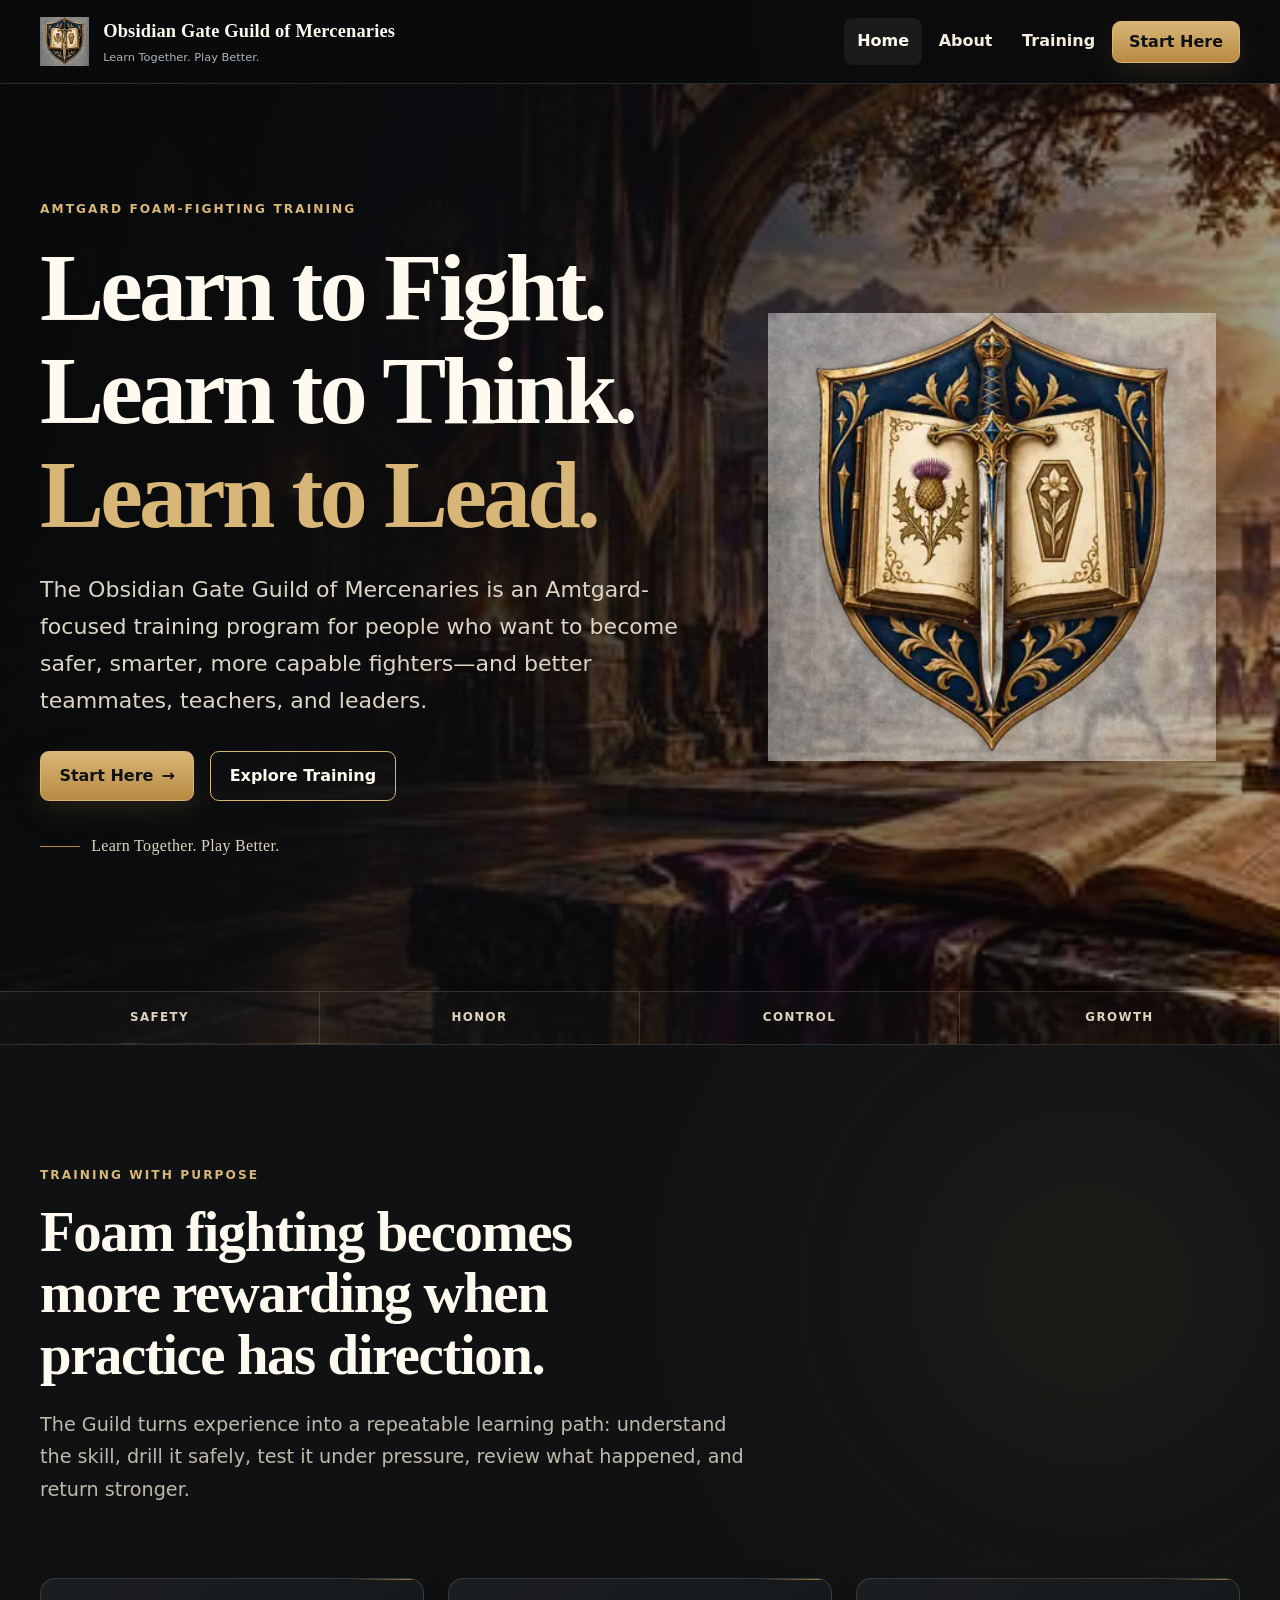
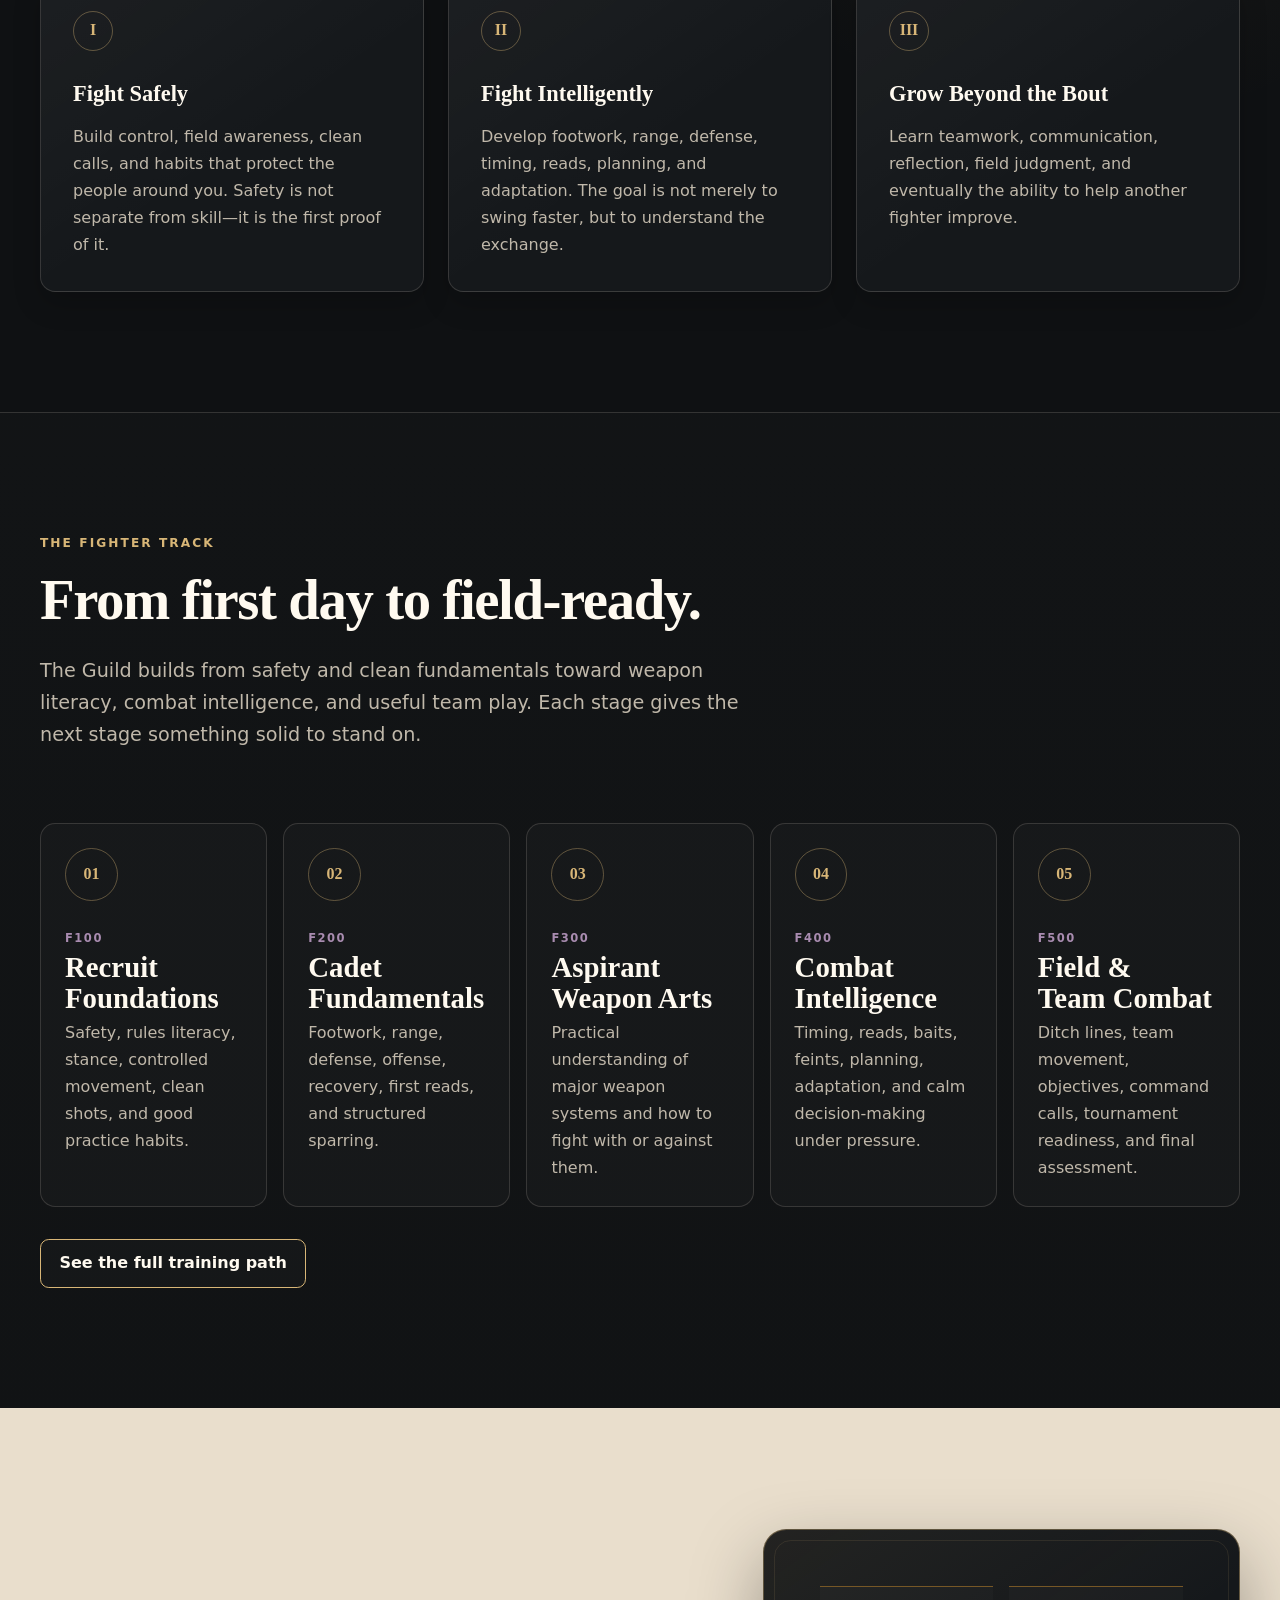
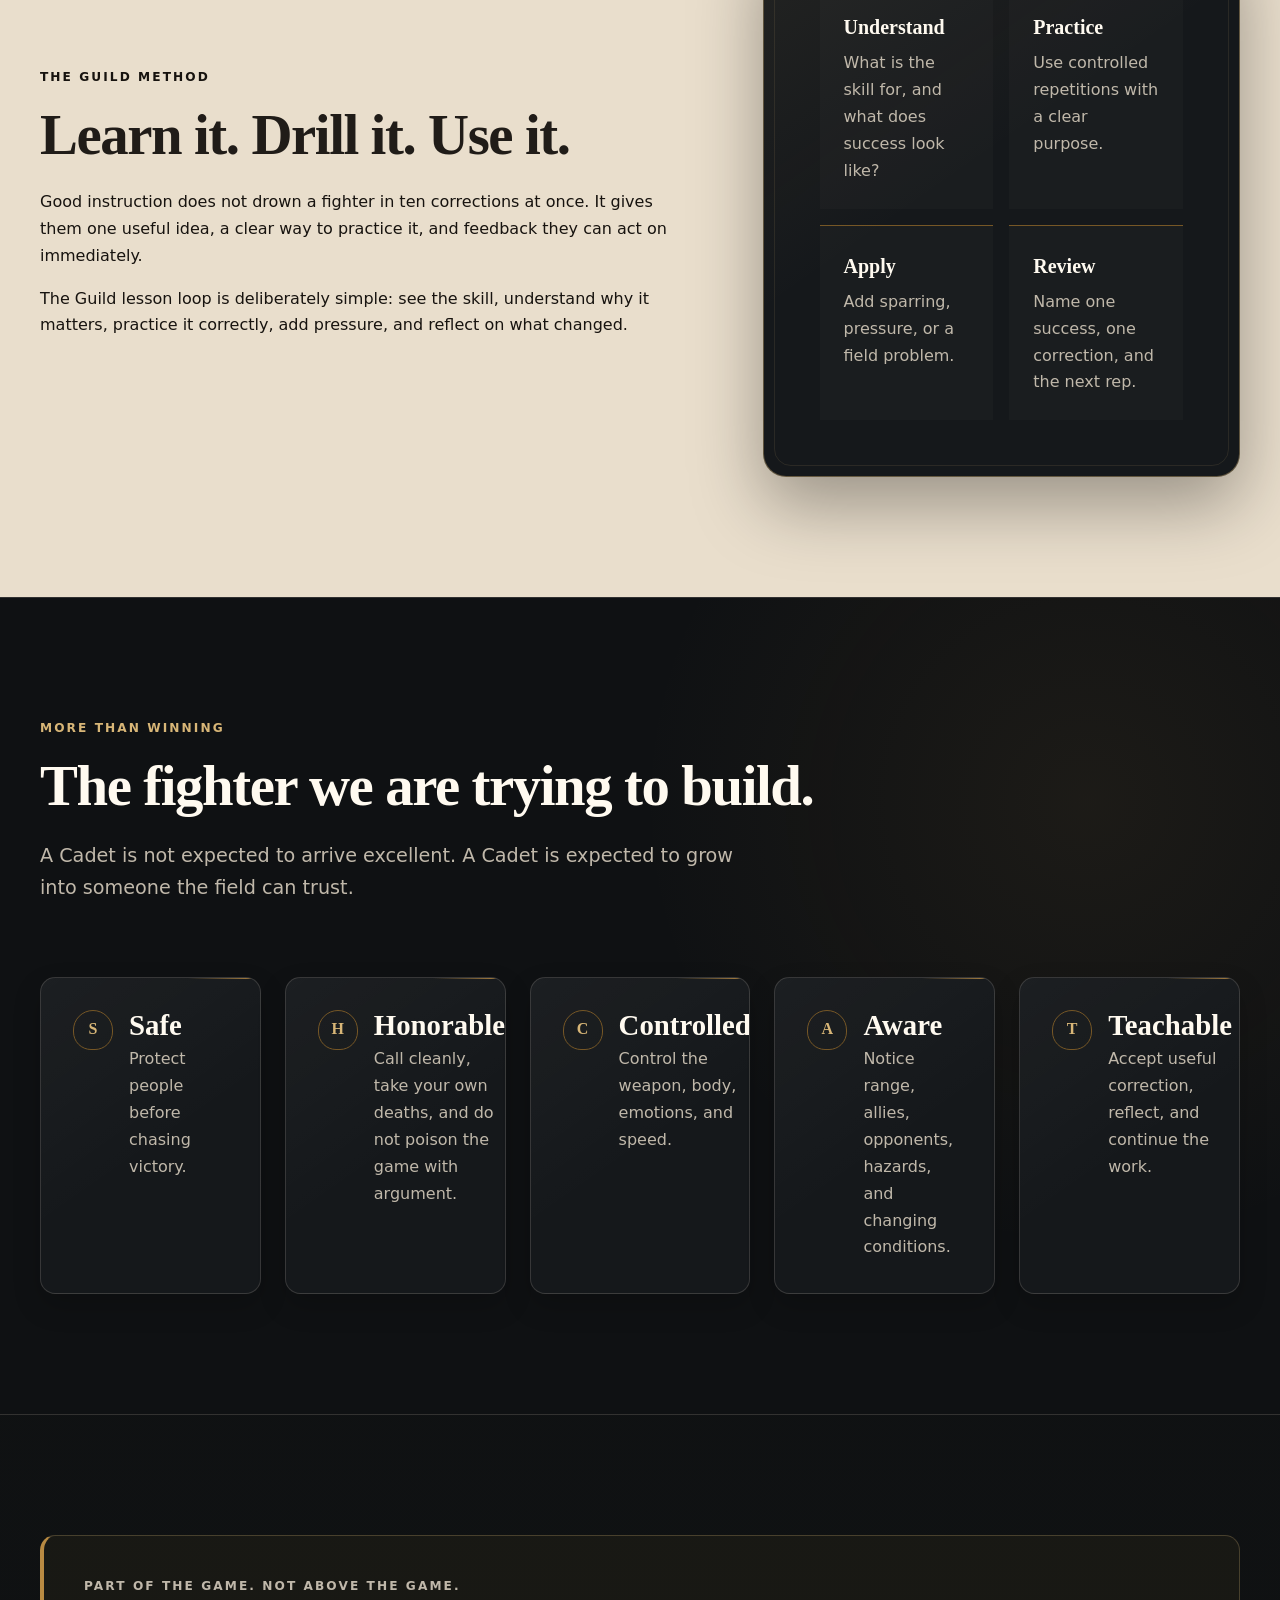
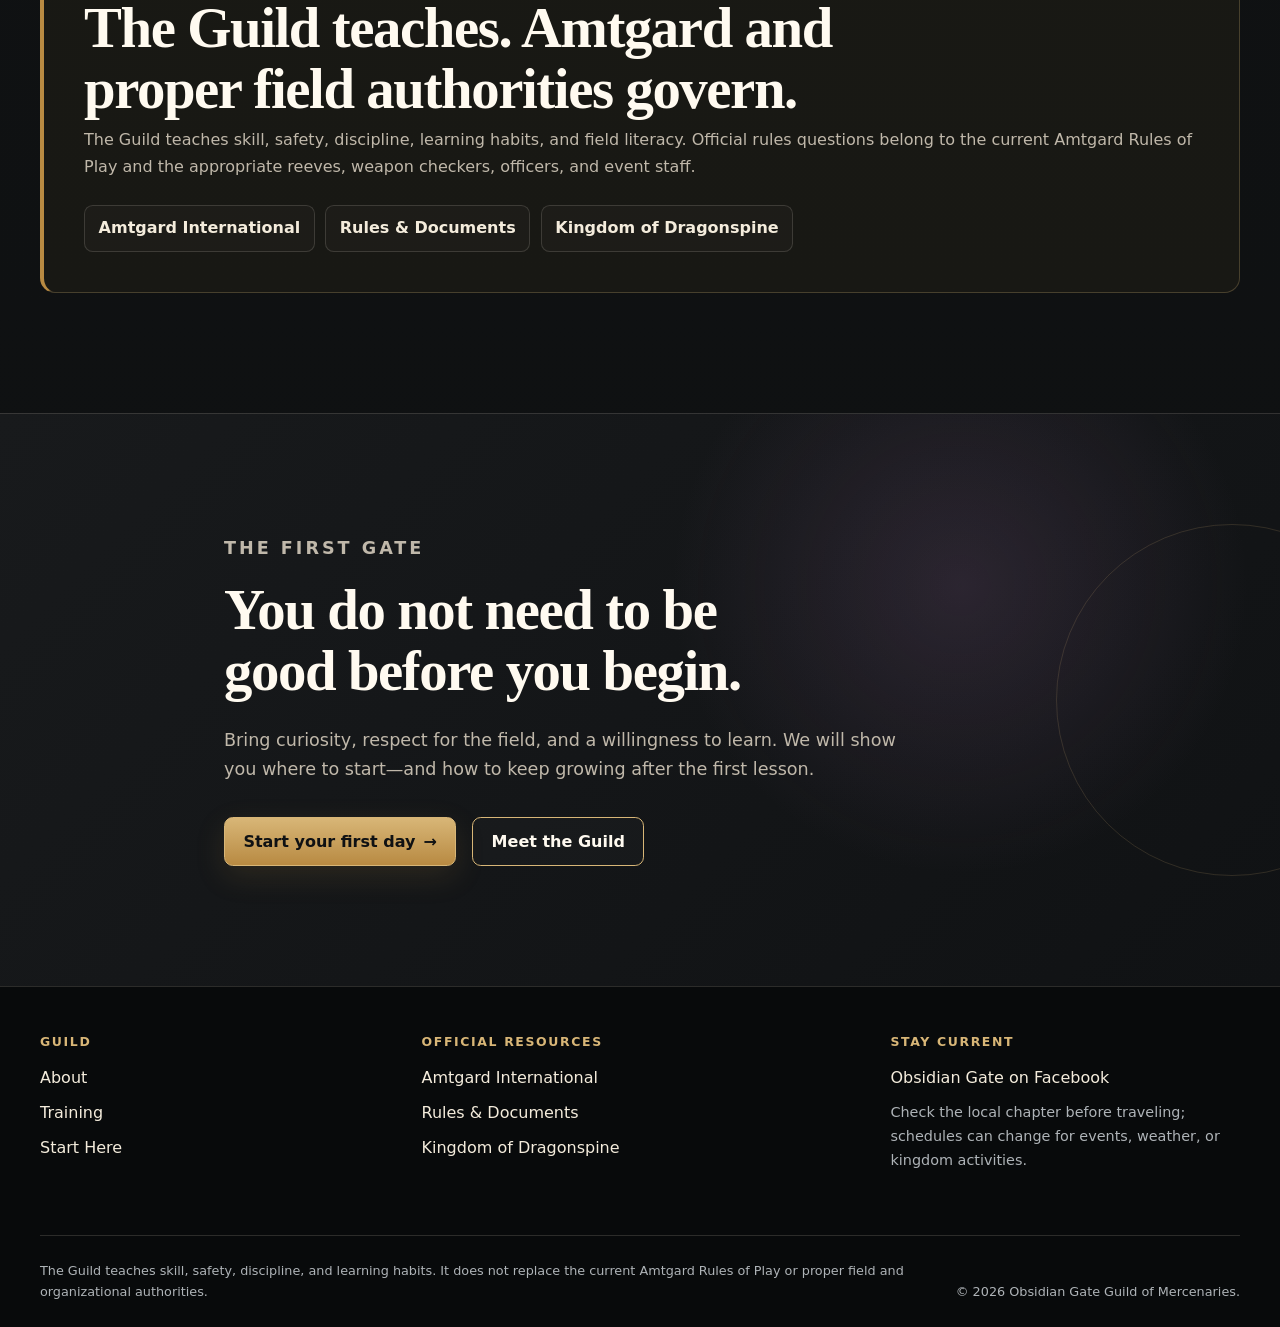
<file: index.html>
<!doctype html>
<html lang="en">
<head>
  <meta charset="utf-8">
  <meta name="viewport" content="width=device-width, initial-scale=1">
  <meta name="description" content="Structured Amtgard foam-fighting training focused on safety, skill, strategy, teamwork, and leadership at the Obsidian Gate Guild of Mercenaries.">
  <meta property="og:type" content="website">
  <meta property="og:site_name" content="Obsidian Gate Guild of Mercenaries">
  <meta property="og:title" content="Obsidian Gate Guild of Mercenaries | Learn to Fight. Learn to Think. Learn to Lead.">
  <meta property="og:description" content="Discover structured Amtgard foam-fighting training built around safety, skill, strategy, teamwork, and long-term growth.">
  <meta property="og:url" content="https://blimblam666.github.io/AMARecruitmentSite/">
  <meta name="theme-color" content="#0f1113">
  <link rel="canonical" href="https://blimblam666.github.io/AMARecruitmentSite/">
  <title>Obsidian Gate Guild of Mercenaries | Amtgard Foam-Fighting Training</title>
  <link rel="icon" href="./favicon.svg" type="image/svg+xml">
  <link rel="stylesheet" href="./assets/css/site.css">
  <script defer src="./js/site.js"></script>
</head>
<body>
  <a class="skip-link" href="#main-content">Skip to main content</a>

  <header class="site-header" data-site-header>
    <div class="container header-inner">
      <a class="brand" href="./" aria-label="Obsidian Gate Guild of Mercenaries home">
        <span class="brand-mark" aria-hidden="true">AMA</span>
        <span class="brand-copy">
          <strong>Obsidian Gate Guild of Mercenaries</strong>
          <span>Learn Together. Play Better.</span>
        </span>
      </a>

      <button class="nav-toggle" type="button" aria-expanded="false" aria-controls="primary-nav">
        <span class="sr-only">Toggle navigation</span>
        <span aria-hidden="true"></span>
        <span aria-hidden="true"></span>
        <span aria-hidden="true"></span>
      </button>

      <nav class="primary-nav" id="primary-nav" aria-label="Primary">
        <a href="./" aria-current="page">Home</a>
        <a href="./about/">About</a>
        <a href="./training/">Training</a>
        <a class="button button-small" href="./start/">Start Here</a>
      </nav>
    </div>
  </header>

  <main id="main-content">
    <section class="hero">
      <div class="container hero-grid">
        <div class="hero-copy">
          <p class="eyebrow">AMTGARD FOAM-FIGHTING TRAINING</p>
          <h1>Learn to Fight. Learn to Think. <em>Learn to Lead.</em></h1>
          <p class="lede">The Obsidian Gate Guild of Mercenaries is an Amtgard-focused training program for people who want to become safer, smarter, more capable fighters—and better teammates, teachers, and leaders.</p>
          <div class="button-row">
            <a class="button" href="./start/">Start Here <span aria-hidden="true">→</span></a>
            <a class="button button-secondary" href="./training/">Explore Training</a>
          </div>
          <p class="hero-motto">Learn Together. Play Better.</p>
        </div>

        <div class="hero-visual" aria-hidden="true">
          <div class="forge-seal">
            <span class="sword-glyph"></span>
            <span class="book-glyph"></span>
            <span class="seal-caption">Skill • Discipline • Fellowship</span>
          </div>
        </div>
      </div>

      <div class="trust-strip" aria-label="Guild values">
        <span>Safety</span>
        <span>Honor</span>
        <span>Control</span>
        <span>Growth</span>
      </div>
    </section>

    <section class="section section-dark">
      <div class="container">
        <div class="section-heading">
          <p class="eyebrow">TRAINING WITH PURPOSE</p>
          <h2>Foam fighting becomes more rewarding when practice has direction.</h2>
          <p>The Guild turns experience into a repeatable learning path: understand the skill, drill it safely, test it under pressure, review what happened, and return stronger.</p>
        </div>

        <div class="card-grid three">
          <article class="card feature-card">
            <span class="card-number" aria-hidden="true">I</span>
            <strong>Fight Safely</strong>
            <p>Build control, field awareness, clean calls, and habits that protect the people around you. Safety is not separate from skill—it is the first proof of it.</p>
          </article>

          <article class="card feature-card">
            <span class="card-number" aria-hidden="true">II</span>
            <strong>Fight Intelligently</strong>
            <p>Develop footwork, range, defense, timing, reads, planning, and adaptation. The goal is not merely to swing faster, but to understand the exchange.</p>
          </article>

          <article class="card feature-card">
            <span class="card-number" aria-hidden="true">III</span>
            <strong>Grow Beyond the Bout</strong>
            <p>Learn teamwork, communication, reflection, field judgment, and eventually the ability to help another fighter improve.</p>
          </article>
        </div>
      </div>
    </section>

    <section class="section section-soft">
      <div class="container">
        <div class="section-heading">
          <p class="eyebrow">THE FIGHTER TRACK</p>
          <h2>From first day to field-ready.</h2>
          <p>The Guild builds from safety and clean fundamentals toward weapon literacy, combat intelligence, and useful team play. Each stage gives the next stage something solid to stand on.</p>
        </div>

        <div class="path" aria-label="Guild Fighter Track progression">
          <article class="path-step">
            <div>
              <span class="path-code">F100</span>
              <h3>Recruit Foundations</h3>
              <p>Safety, rules literacy, stance, controlled movement, clean shots, and good practice habits.</p>
            </div>
          </article>

          <article class="path-step">
            <div>
              <span class="path-code">F200</span>
              <h3>Cadet Fundamentals</h3>
              <p>Footwork, range, defense, offense, recovery, first reads, and structured sparring.</p>
            </div>
          </article>

          <article class="path-step">
            <div>
              <span class="path-code">F300</span>
              <h3>Aspirant Weapon Arts</h3>
              <p>Practical understanding of major weapon systems and how to fight with or against them.</p>
            </div>
          </article>

          <article class="path-step">
            <div>
              <span class="path-code">F400</span>
              <h3>Combat Intelligence</h3>
              <p>Timing, reads, baits, feints, planning, adaptation, and calm decision-making under pressure.</p>
            </div>
          </article>

          <article class="path-step">
            <div>
              <span class="path-code">F500</span>
              <h3>Field &amp; Team Combat</h3>
              <p>Ditch lines, team movement, objectives, command calls, tournament readiness, and final assessment.</p>
            </div>
          </article>
        </div>

        <div class="button-row">
          <a class="button button-secondary" href="./training/">See the full training path</a>
        </div>
      </div>
    </section>

    <section class="section section-parchment">
      <div class="container split">
        <div class="text-block">
          <p class="eyebrow">THE GUILD METHOD</p>
          <h2>Learn it. Drill it. Use it.</h2>
          <p>Good instruction does not drown a fighter in ten corrections at once. It gives them one useful idea, a clear way to practice it, and feedback they can act on immediately.</p>
          <p>The Guild lesson loop is deliberately simple: see the skill, understand why it matters, practice it correctly, add pressure, and reflect on what changed.</p>
        </div>

        <div class="forge-panel">
          <div class="process-grid">
            <div class="process-step">
              <strong>Understand</strong>
              <span>What is the skill for, and what does success look like?</span>
            </div>
            <div class="process-step">
              <strong>Practice</strong>
              <span>Use controlled repetitions with a clear purpose.</span>
            </div>
            <div class="process-step">
              <strong>Apply</strong>
              <span>Add sparring, pressure, or a field problem.</span>
            </div>
            <div class="process-step">
              <strong>Review</strong>
              <span>Name one success, one correction, and the next rep.</span>
            </div>
          </div>
        </div>
      </div>
    </section>

    <section class="section section-dark">
      <div class="container">
        <div class="section-heading">
          <p class="eyebrow">MORE THAN WINNING</p>
          <h2>The fighter we are trying to build.</h2>
          <p>A Cadet is not expected to arrive excellent. A Cadet is expected to grow into someone the field can trust.</p>
        </div>

        <div class="card-grid five">
          <article class="card value-card">
            <span class="value-mark" aria-hidden="true">S</span>
            <div><h3>Safe</h3><p>Protect people before chasing victory.</p></div>
          </article>
          <article class="card value-card">
            <span class="value-mark" aria-hidden="true">H</span>
            <div><h3>Honorable</h3><p>Call cleanly, take your own deaths, and do not poison the game with argument.</p></div>
          </article>
          <article class="card value-card">
            <span class="value-mark" aria-hidden="true">C</span>
            <div><h3>Controlled</h3><p>Control the weapon, body, emotions, and speed.</p></div>
          </article>
          <article class="card value-card">
            <span class="value-mark" aria-hidden="true">A</span>
            <div><h3>Aware</h3><p>Notice range, allies, opponents, hazards, and changing conditions.</p></div>
          </article>
          <article class="card value-card">
            <span class="value-mark" aria-hidden="true">T</span>
            <div><h3>Teachable</h3><p>Accept useful correction, reflect, and continue the work.</p></div>
          </article>
        </div>
      </div>
    </section>

    <section class="section section-soft">
      <div class="container">
        <div class="authority">
          <div>
            <p class="eyebrow">PART OF THE GAME. NOT ABOVE THE GAME.</p>
            <h2>The Guild teaches. Amtgard and proper field authorities govern.</h2>
            <p>The Guild teaches skill, safety, discipline, learning habits, and field literacy. Official rules questions belong to the current Amtgard Rules of Play and the appropriate reeves, weapon checkers, officers, and event staff.</p>
          </div>

          <div class="resource-links" aria-label="Official resources">
            <a href="https://www.amtgard.com/" target="_blank" rel="noopener noreferrer">Amtgard International</a>
            <a href="https://www.amtgard.com/documents" target="_blank" rel="noopener noreferrer">Rules &amp; Documents</a>
            <a href="https://www.dragonspine.net/" target="_blank" rel="noopener noreferrer">Kingdom of Dragonspine</a>
          </div>
        </div>
      </div>
    </section>

    <section class="section cta-band">
      <div class="container cta-inner">
        <p class="eyebrow">THE FIRST GATE</p>
        <h2>You do not need to be good before you begin.</h2>
        <p>Bring curiosity, respect for the field, and a willingness to learn. We will show you where to start—and how to keep growing after the first lesson.</p>
        <div class="button-row">
          <a class="button" href="./start/">Start your first day <span aria-hidden="true">→</span></a>
          <a class="button button-secondary" href="./about/">Meet the Guild</a>
        </div>
      </div>
    </section>
  </main>

  <footer class="site-footer">
    <div class="container footer-grid">
      <section>
        <h2>Guild</h2>
        <a href="./about/">About</a>
        <a href="./training/">Training</a>
        <a href="./start/">Start Here</a>
      </section>

      <section>
        <h2>Official Resources</h2>
        <a href="https://www.amtgard.com/" target="_blank" rel="noopener noreferrer">Amtgard International</a>
        <a href="https://www.amtgard.com/documents" target="_blank" rel="noopener noreferrer">Rules &amp; Documents</a>
        <a href="https://www.dragonspine.net/" target="_blank" rel="noopener noreferrer">Kingdom of Dragonspine</a>
      </section>

      <section>
        <h2>Stay Current</h2>
        <a href="https://www.facebook.com/groups/ObsidianGate" target="_blank" rel="noopener noreferrer">Obsidian Gate on Facebook</a>
        <p>Check the local chapter before traveling; schedules can change for events, weather, or kingdom activities.</p>
      </section>
    </div>

    <div class="container footer-bottom">
      <p>The Guild teaches skill, safety, discipline, and learning habits. It does not replace the current Amtgard Rules of Play or proper field and organizational authorities.</p>
      <p>&copy; <span data-current-year>2026</span> Obsidian Gate Guild of Mercenaries.</p>
    </div>
  </footer>
</body>
</html>
</file>
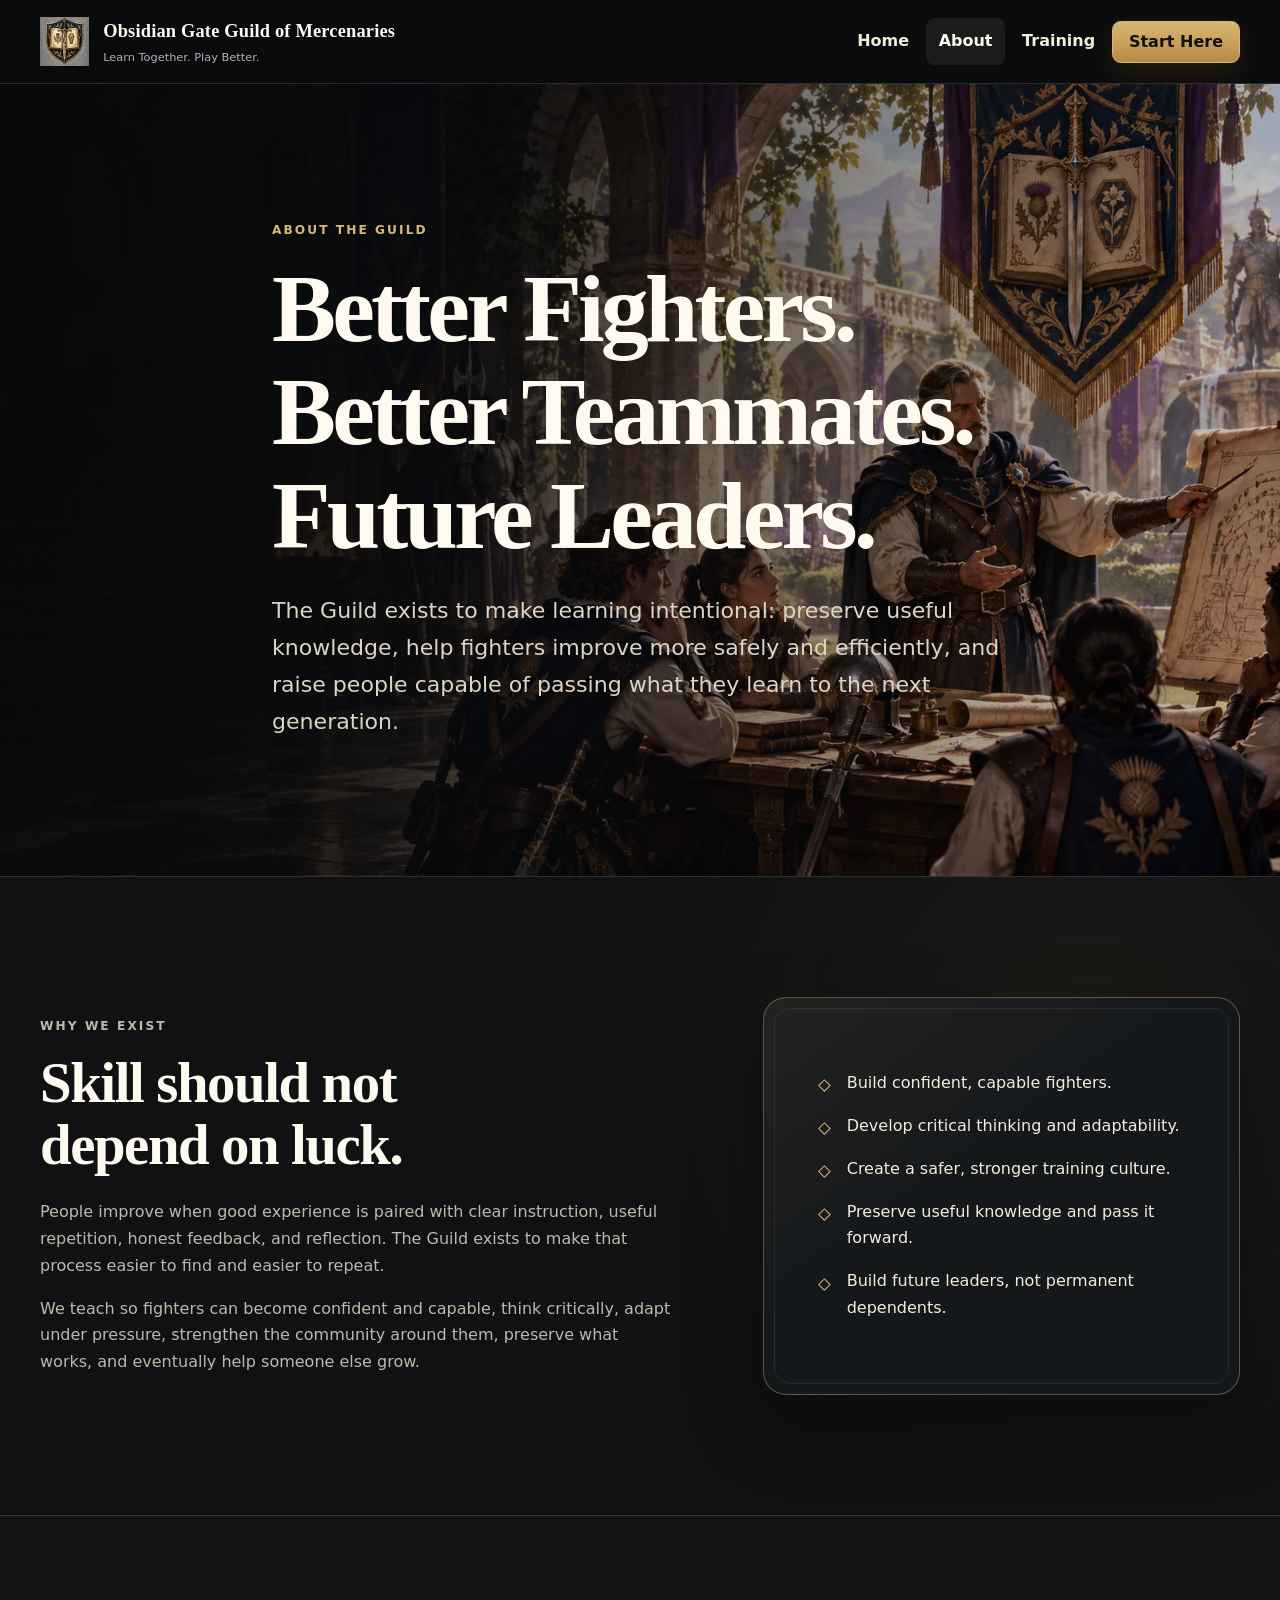
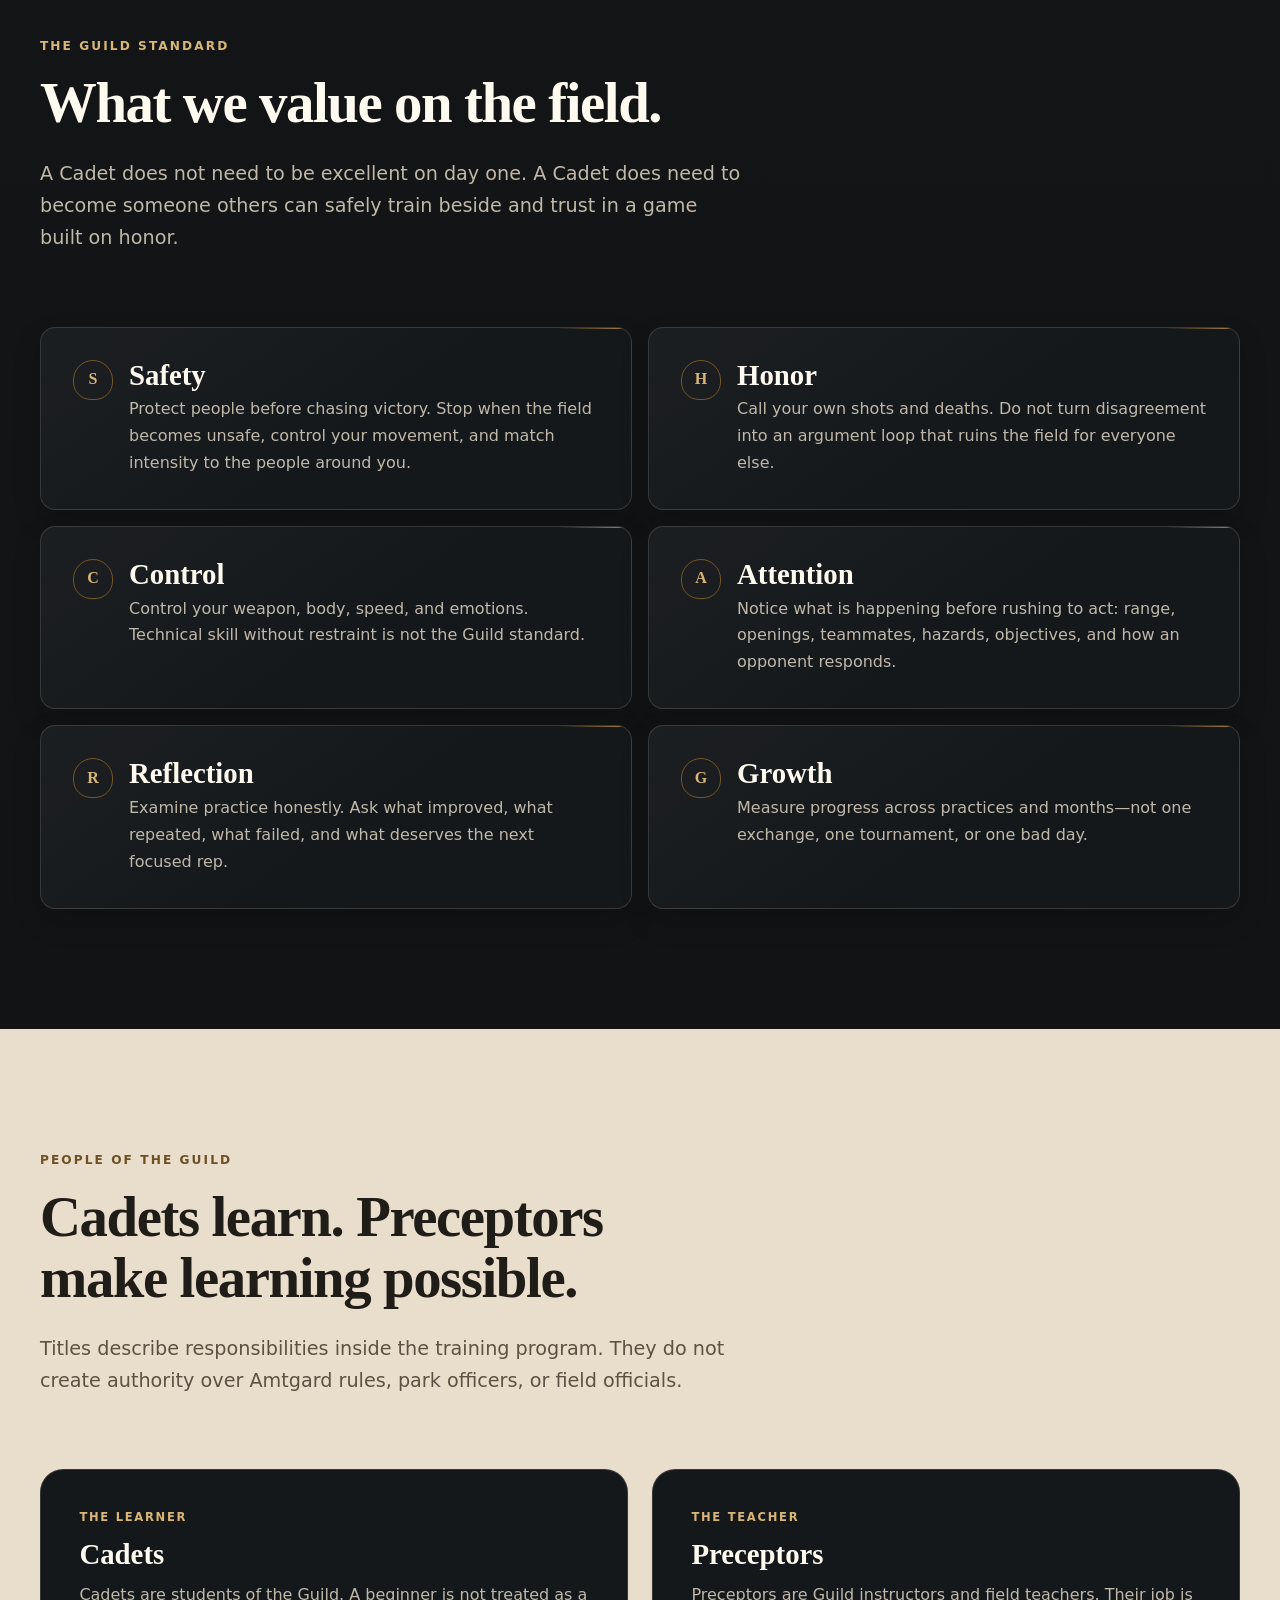
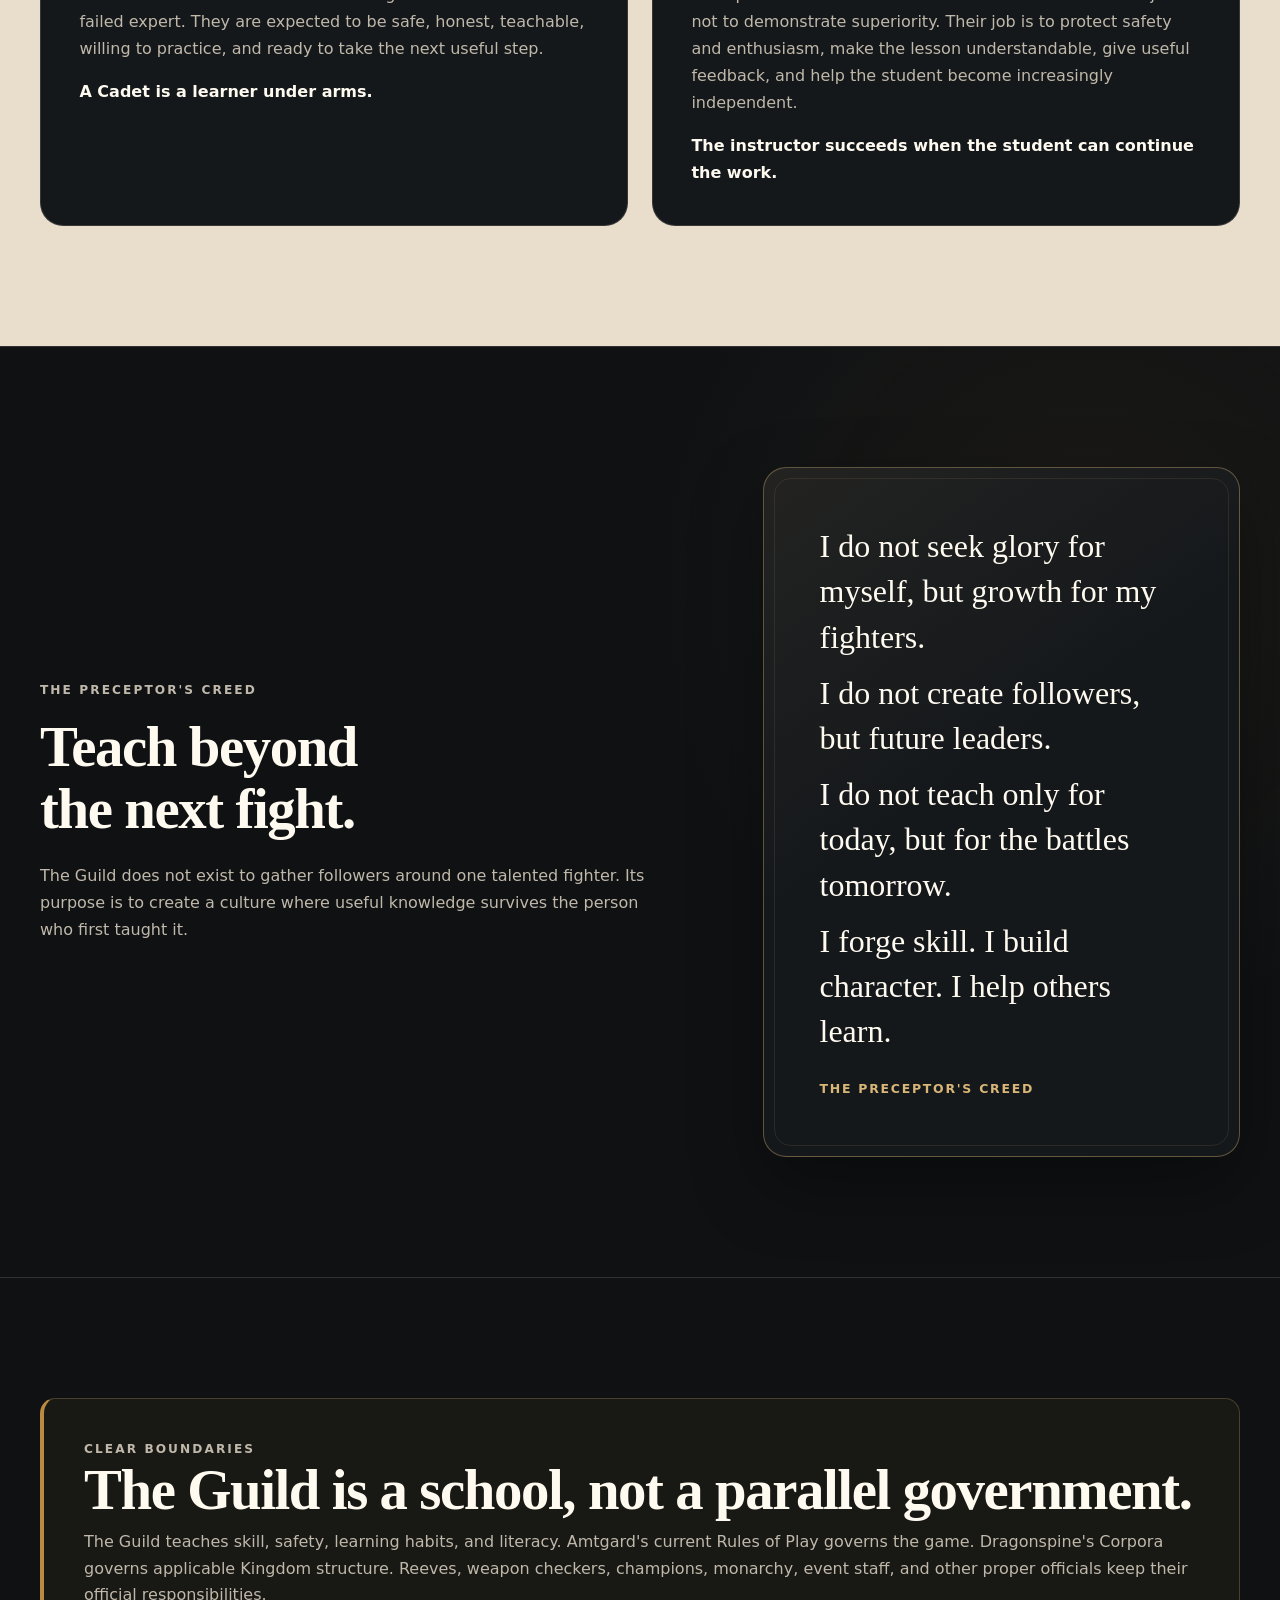
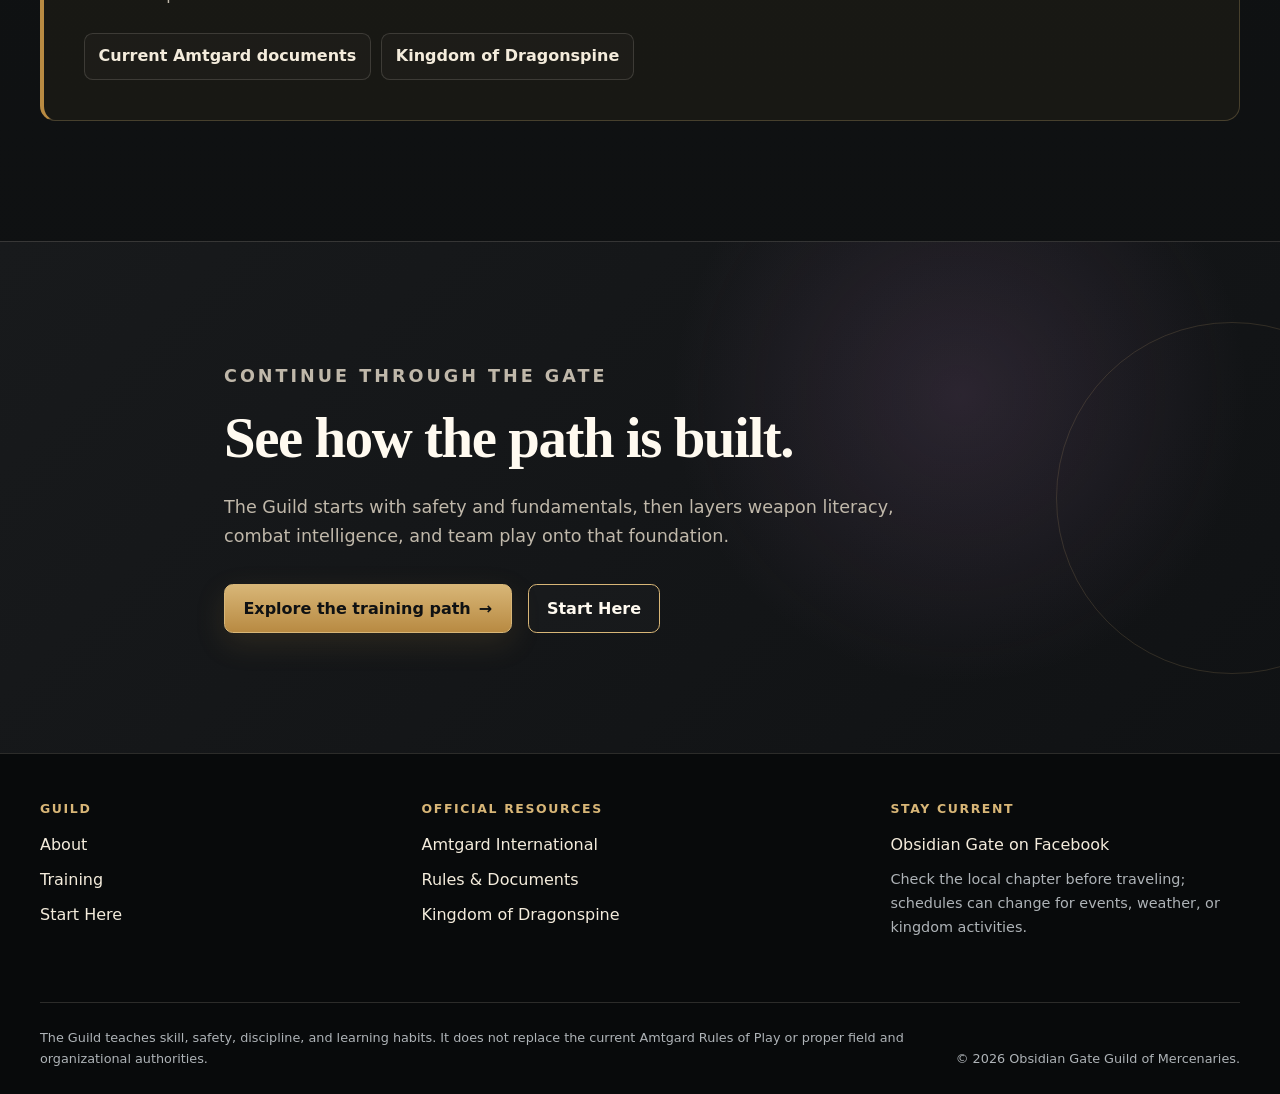
<file: about/index.html>
<!doctype html>
<html lang="en">
<head>
  <meta charset="utf-8">
  <meta name="viewport" content="width=device-width, initial-scale=1">
  <meta name="description" content="Learn why the Obsidian Gate Guild of Mercenaries exists, what it values, and how Cadets and Preceptors grow together through structured Amtgard training.">
  <meta property="og:type" content="website">
  <meta property="og:site_name" content="Obsidian Gate Guild of Mercenaries">
  <meta property="og:title" content="About the Guild | Obsidian Gate Guild of Mercenaries">
  <meta property="og:description" content="Safety, honor, control, attention, reflection, and a commitment to building future leaders rather than permanent dependents.">
  <meta property="og:url" content="https://blimblam666.github.io/AMARecruitmentSite/about/">
  <meta name="theme-color" content="#0f1113">
  <link rel="canonical" href="https://blimblam666.github.io/AMARecruitmentSite/about/">
  <title>About the Guild | Obsidian Gate Guild of Mercenaries</title>
  <link rel="icon" href="../favicon.svg" type="image/svg+xml">
  <link rel="stylesheet" href="../assets/css/site.css">
  <script defer src="../js/site.js"></script>
</head>
<body>
  <a class="skip-link" href="#main-content">Skip to main content</a>

  <header class="site-header" data-site-header>
    <div class="container header-inner">
      <a class="brand" href="../" aria-label="Obsidian Gate Guild of Mercenaries home">
        <span class="brand-mark" aria-hidden="true">AMA</span>
        <span class="brand-copy">
          <strong>Obsidian Gate Guild of Mercenaries</strong>
          <span>Learn Together. Play Better.</span>
        </span>
      </a>

      <button class="nav-toggle" type="button" aria-expanded="false" aria-controls="primary-nav">
        <span class="sr-only">Toggle navigation</span>
        <span aria-hidden="true"></span><span aria-hidden="true"></span><span aria-hidden="true"></span>
      </button>

      <nav class="primary-nav" id="primary-nav" aria-label="Primary">
        <a href="../">Home</a>
        <a href="./" aria-current="page">About</a>
        <a href="../training/">Training</a>
        <a class="button button-small" href="../start/">Start Here</a>
      </nav>
    </div>
  </header>

  <main id="main-content">
    <section class="page-hero page-hero-about">
      <div class="container narrow">
        <p class="eyebrow">ABOUT THE GUILD</p>
        <h1>Better Fighters. Better Teammates. Future Leaders.</h1>
        <p class="lede">The Guild exists to make learning intentional: preserve useful knowledge, help fighters improve more safely and efficiently, and raise people capable of passing what they learn to the next generation.</p>
      </div>
    </section>

    <section class="section section-dark">
      <div class="container split">
        <div class="text-block">
          <p class="eyebrow">WHY WE EXIST</p>
          <h2>Skill should not depend on luck.</h2>
          <p>People improve when good experience is paired with clear instruction, useful repetition, honest feedback, and reflection. The Guild exists to make that process easier to find and easier to repeat.</p>
          <p>We teach so fighters can become confident and capable, think critically, adapt under pressure, strengthen the community around them, preserve what works, and eventually help someone else grow.</p>
        </div>

        <div class="forge-panel">
          <ul class="bring-list">
            <li>Build confident, capable fighters.</li>
            <li>Develop critical thinking and adaptability.</li>
            <li>Create a safer, stronger training culture.</li>
            <li>Preserve useful knowledge and pass it forward.</li>
            <li>Build future leaders, not permanent dependents.</li>
          </ul>
        </div>
      </div>
    </section>

    <section class="section section-soft">
      <div class="container">
        <div class="section-heading">
          <p class="eyebrow">THE GUILD STANDARD</p>
          <h2>What we value on the field.</h2>
          <p>A Cadet does not need to be excellent on day one. A Cadet does need to become someone others can safely train beside and trust in a game built on honor.</p>
        </div>

        <div class="standard-grid">
          <article class="card value-card">
            <span class="value-mark" aria-hidden="true">S</span>
            <div>
              <h3>Safety</h3>
              <p>Protect people before chasing victory. Stop when the field becomes unsafe, control your movement, and match intensity to the people around you.</p>
            </div>
          </article>

          <article class="card value-card">
            <span class="value-mark" aria-hidden="true">H</span>
            <div>
              <h3>Honor</h3>
              <p>Call your own shots and deaths. Do not turn disagreement into an argument loop that ruins the field for everyone else.</p>
            </div>
          </article>

          <article class="card value-card">
            <span class="value-mark" aria-hidden="true">C</span>
            <div>
              <h3>Control</h3>
              <p>Control your weapon, body, speed, and emotions. Technical skill without restraint is not the Guild standard.</p>
            </div>
          </article>

          <article class="card value-card">
            <span class="value-mark" aria-hidden="true">A</span>
            <div>
              <h3>Attention</h3>
              <p>Notice what is happening before rushing to act: range, openings, teammates, hazards, objectives, and how an opponent responds.</p>
            </div>
          </article>

          <article class="card value-card">
            <span class="value-mark" aria-hidden="true">R</span>
            <div>
              <h3>Reflection</h3>
              <p>Examine practice honestly. Ask what improved, what repeated, what failed, and what deserves the next focused rep.</p>
            </div>
          </article>

          <article class="card value-card">
            <span class="value-mark" aria-hidden="true">G</span>
            <div>
              <h3>Growth</h3>
              <p>Measure progress across practices and months—not one exchange, one tournament, or one bad day.</p>
            </div>
          </article>
        </div>
      </div>
    </section>

    <section class="section section-parchment">
      <div class="container">
        <div class="section-heading">
          <p class="eyebrow">PEOPLE OF THE GUILD</p>
          <h2>Cadets learn. Preceptors make learning possible.</h2>
          <p>Titles describe responsibilities inside the training program. They do not create authority over Amtgard rules, park officers, or field officials.</p>
        </div>

        <div class="role-grid">
          <article class="role-card">
            <p class="role-label">The Learner</p>
            <h3>Cadets</h3>
            <p>Cadets are students of the Guild. A beginner is not treated as a failed expert. They are expected to be safe, honest, teachable, willing to practice, and ready to take the next useful step.</p>
            <p><strong>A Cadet is a learner under arms.</strong></p>
          </article>

          <article class="role-card">
            <p class="role-label">The Teacher</p>
            <h3>Preceptors</h3>
            <p>Preceptors are Guild instructors and field teachers. Their job is not to demonstrate superiority. Their job is to protect safety and enthusiasm, make the lesson understandable, give useful feedback, and help the student become increasingly independent.</p>
            <p><strong>The instructor succeeds when the student can continue the work.</strong></p>
          </article>
        </div>
      </div>
    </section>

    <section class="section section-dark">
      <div class="container split">
        <div class="text-block">
          <p class="eyebrow">THE PRECEPTOR'S CREED</p>
          <h2>Teach beyond the next fight.</h2>
          <p>The Guild does not exist to gather followers around one talented fighter. Its purpose is to create a culture where useful knowledge survives the person who first taught it.</p>
        </div>

        <div class="forge-panel quote-panel">
          <blockquote>
            <p>I do not seek glory for myself, but growth for my fighters.</p>
            <p>I do not create followers, but future leaders.</p>
            <p>I do not teach only for today, but for the battles tomorrow.</p>
            <p>I forge skill. I build character. I help others learn.</p>
          </blockquote>
          <cite>The Preceptor's Creed</cite>
        </div>
      </div>
    </section>

    <section class="section section-soft">
      <div class="container">
        <div class="authority">
          <div>
            <p class="eyebrow">CLEAR BOUNDARIES</p>
            <h2>The Guild is a school, not a parallel government.</h2>
            <p>The Guild teaches skill, safety, learning habits, and literacy. Amtgard's current Rules of Play governs the game. Dragonspine's Corpora governs applicable Kingdom structure. Reeves, weapon checkers, champions, monarchy, event staff, and other proper officials keep their official responsibilities.</p>
          </div>

          <div class="resource-links">
            <a href="https://www.amtgard.com/documents" target="_blank" rel="noopener noreferrer">Current Amtgard documents</a>
            <a href="https://www.dragonspine.net/" target="_blank" rel="noopener noreferrer">Kingdom of Dragonspine</a>
          </div>
        </div>
      </div>
    </section>

    <section class="section cta-band">
      <div class="container cta-inner">
        <p class="eyebrow">CONTINUE THROUGH THE GATE</p>
        <h2>See how the path is built.</h2>
        <p>The Guild starts with safety and fundamentals, then layers weapon literacy, combat intelligence, and team play onto that foundation.</p>
        <div class="button-row">
          <a class="button" href="../training/">Explore the training path <span aria-hidden="true">→</span></a>
          <a class="button button-secondary" href="../start/">Start Here</a>
        </div>
      </div>
    </section>
  </main>

  <footer class="site-footer">
    <div class="container footer-grid">
      <section>
        <h2>Guild</h2>
        <a href="./">About</a>
        <a href="../training/">Training</a>
        <a href="../start/">Start Here</a>
      </section>
      <section>
        <h2>Official Resources</h2>
        <a href="https://www.amtgard.com/" target="_blank" rel="noopener noreferrer">Amtgard International</a>
        <a href="https://www.amtgard.com/documents" target="_blank" rel="noopener noreferrer">Rules &amp; Documents</a>
        <a href="https://www.dragonspine.net/" target="_blank" rel="noopener noreferrer">Kingdom of Dragonspine</a>
      </section>
      <section>
        <h2>Stay Current</h2>
        <a href="https://www.facebook.com/groups/ObsidianGate" target="_blank" rel="noopener noreferrer">Obsidian Gate on Facebook</a>
        <p>Check the local chapter before traveling; schedules can change for events, weather, or kingdom activities.</p>
      </section>
    </div>
    <div class="container footer-bottom">
      <p>The Guild teaches skill, safety, discipline, and learning habits. It does not replace the current Amtgard Rules of Play or proper field and organizational authorities.</p>
      <p>&copy; <span data-current-year>2026</span> Obsidian Gate Guild of Mercenaries.</p>
    </div>
  </footer>
</body>
</html>
</file>
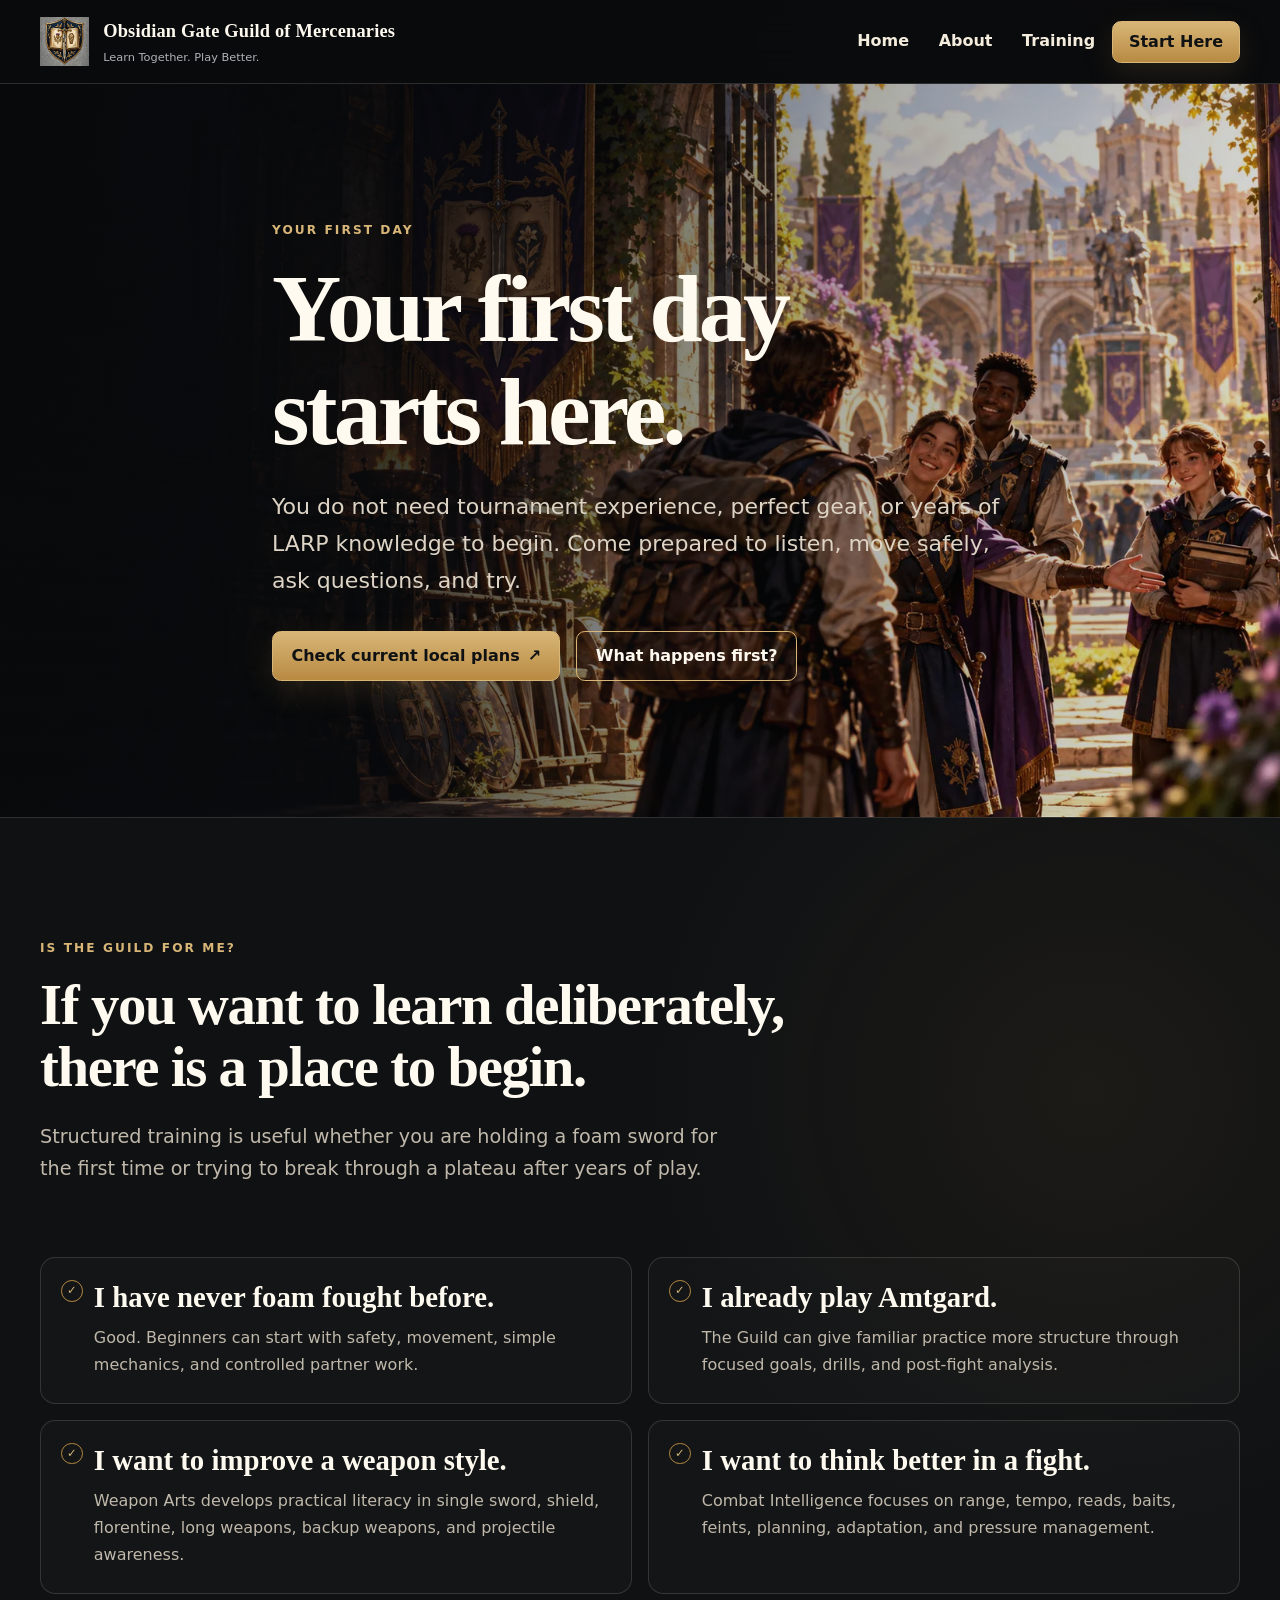
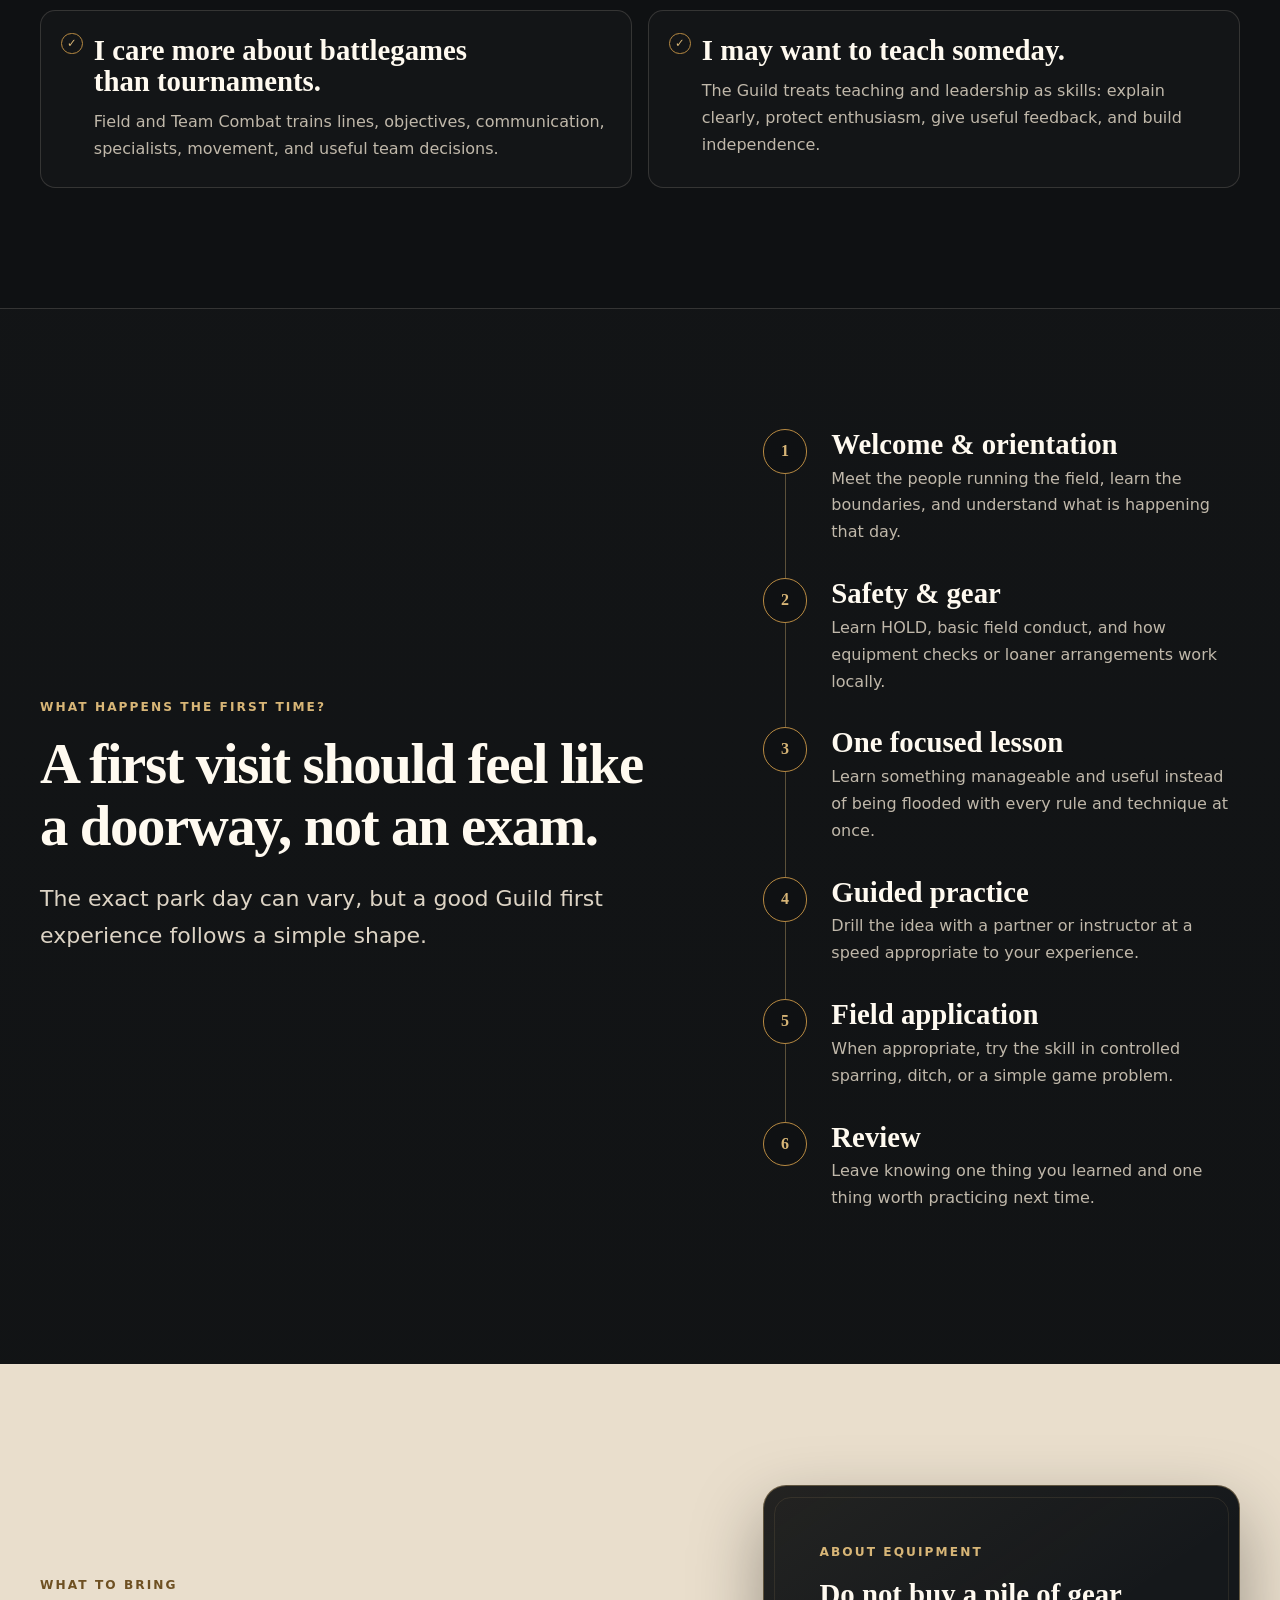
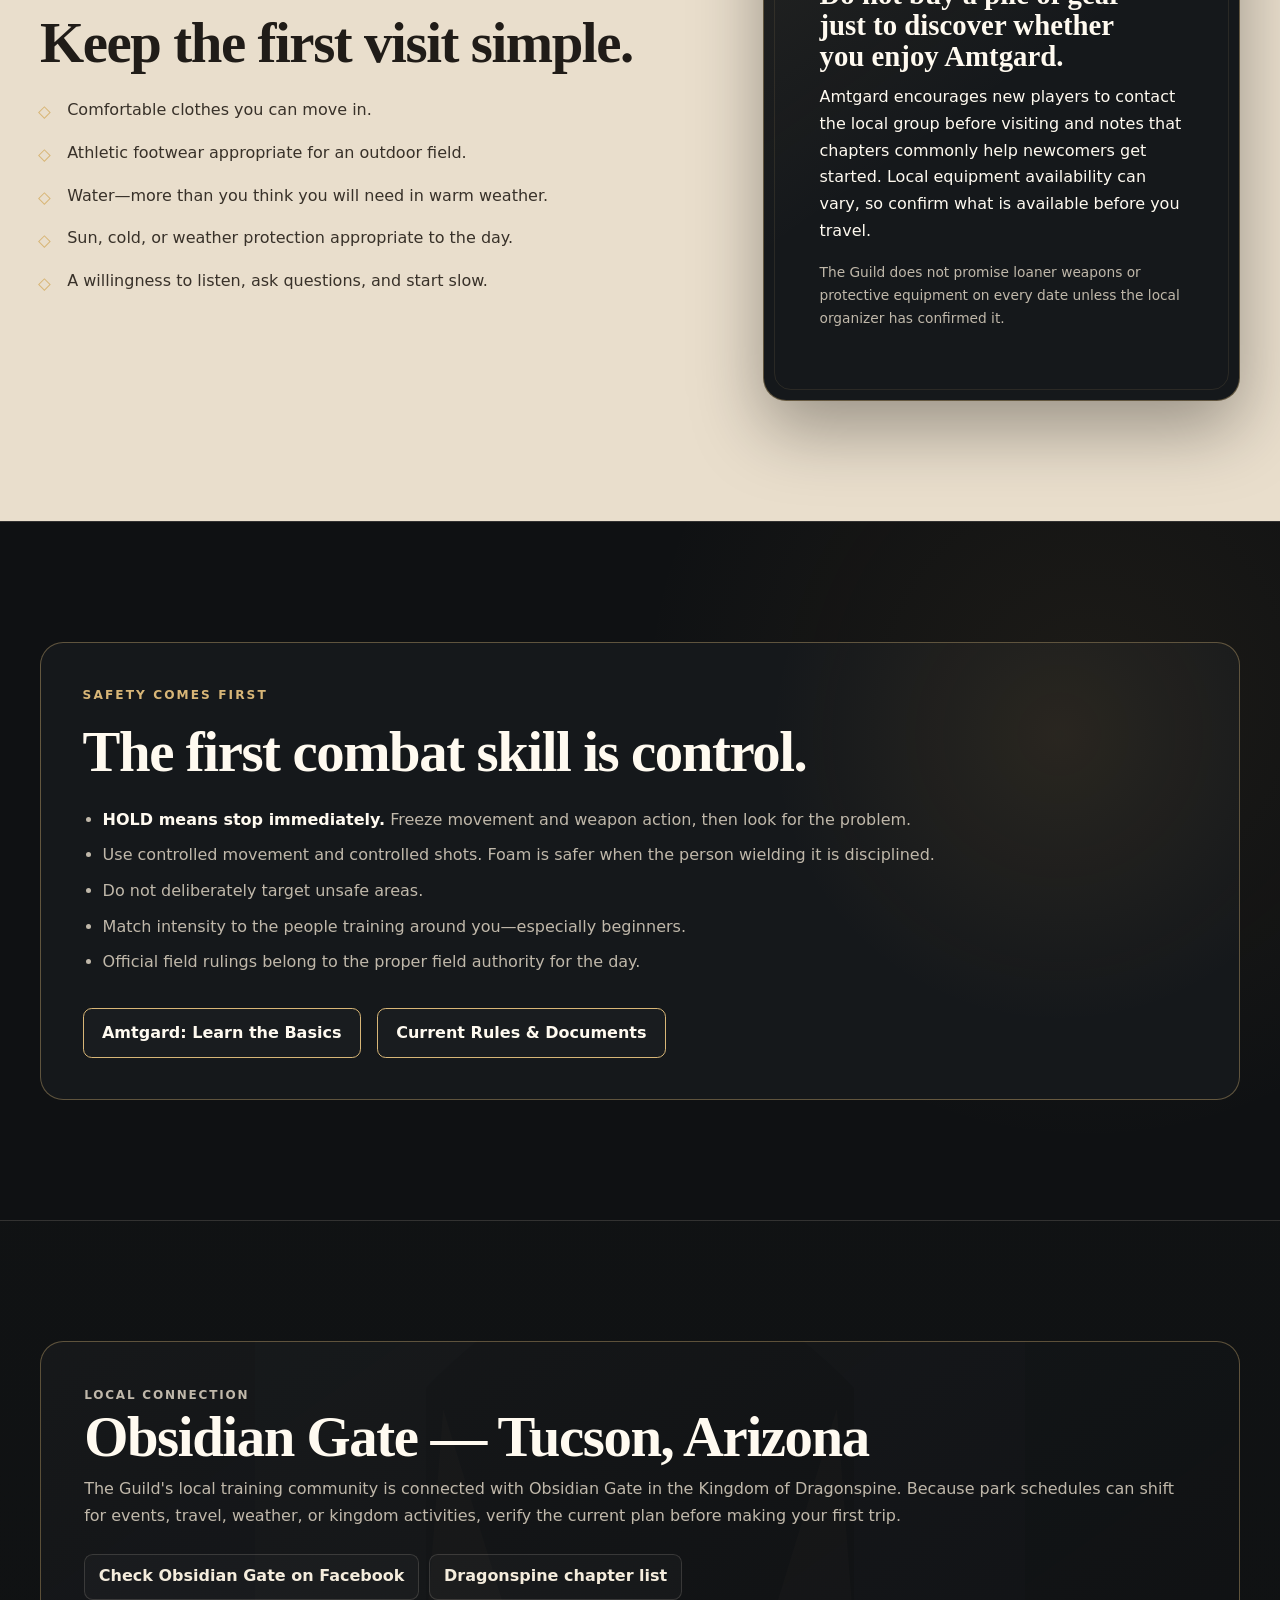
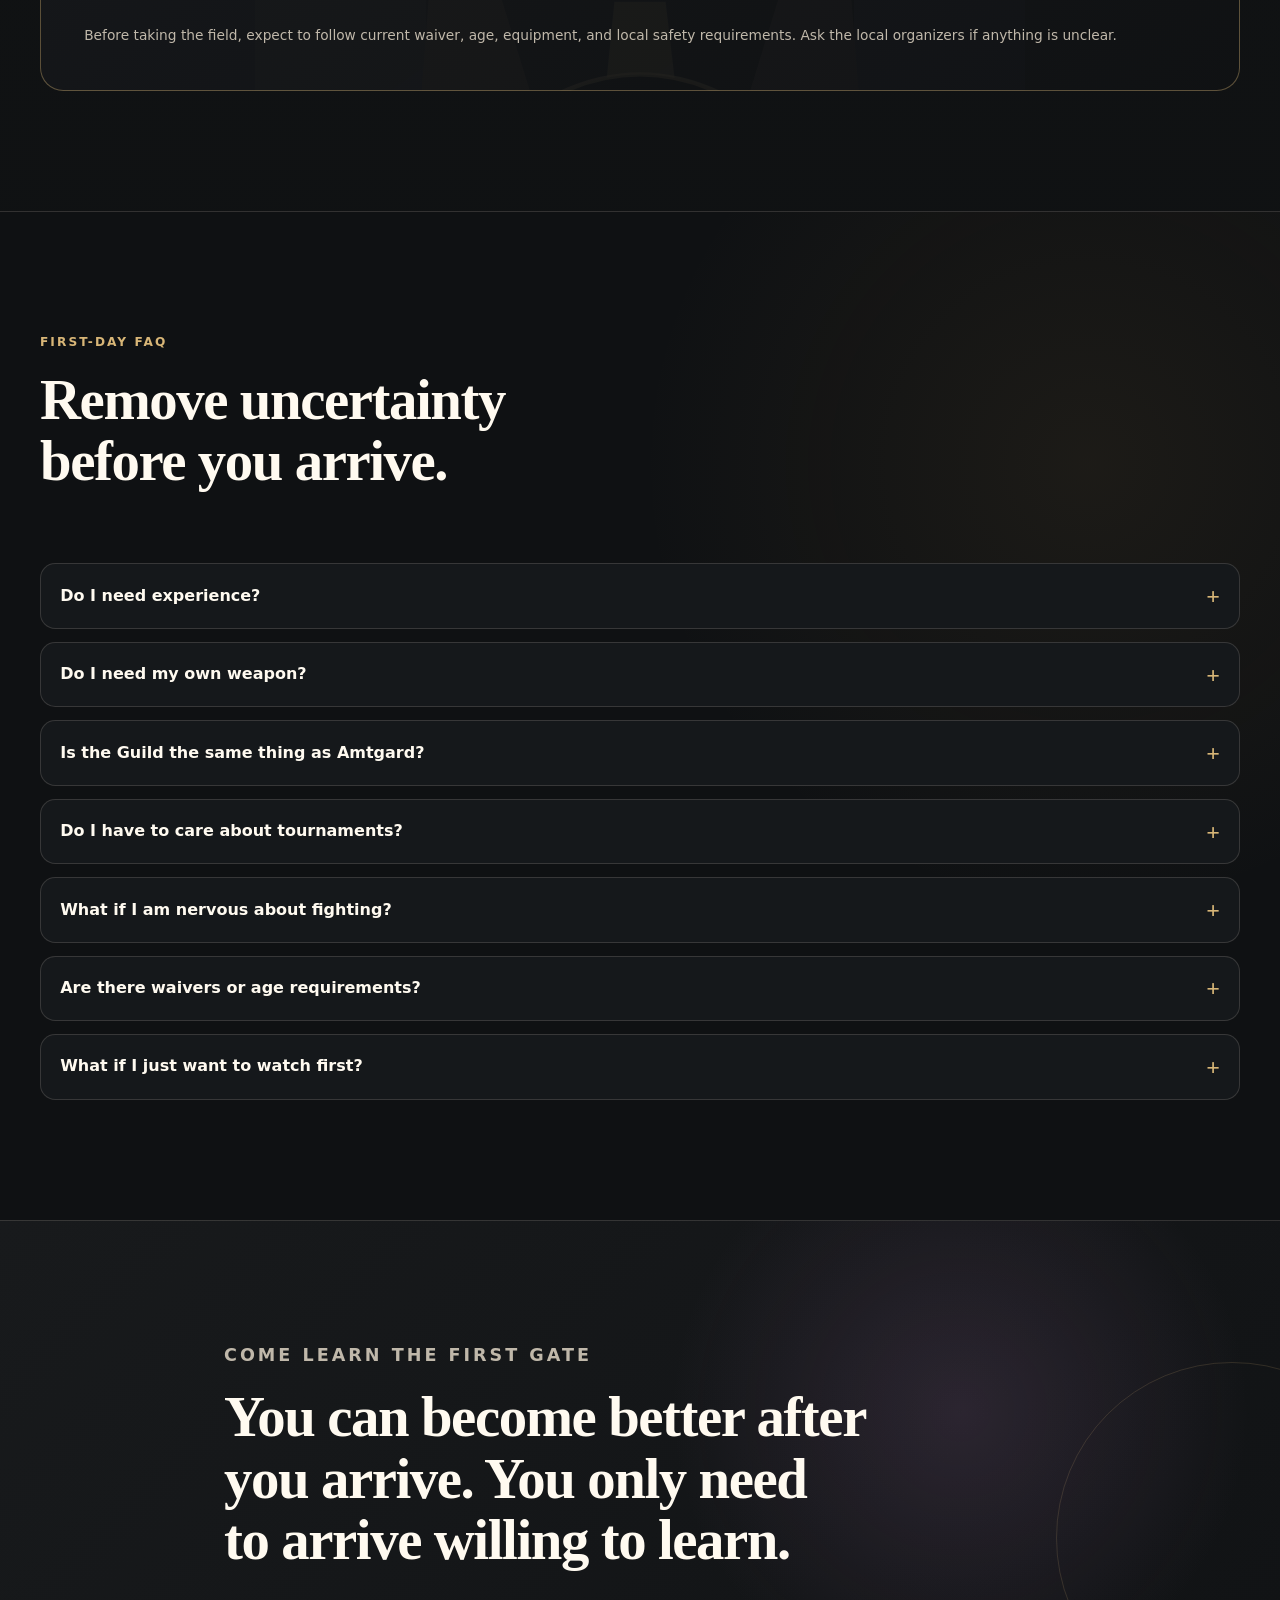
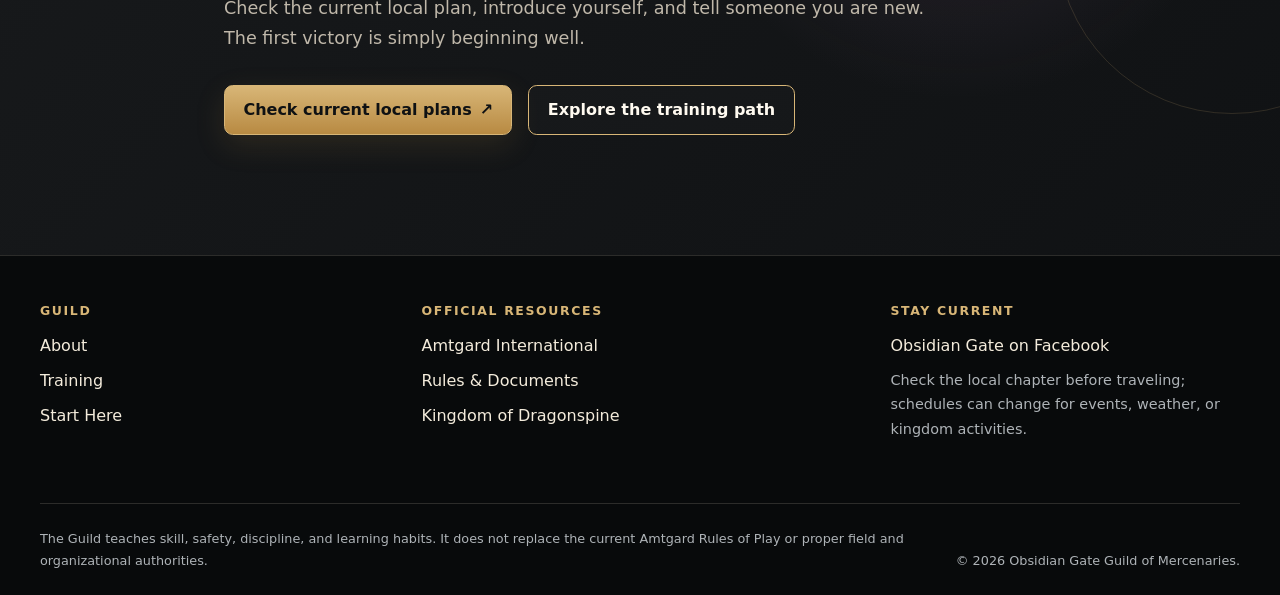
<file: start/index.html>
<!doctype html>
<html lang="en">
<head>
  <meta charset="utf-8">
  <meta name="viewport" content="width=device-width, initial-scale=1">
  <meta name="description" content="Start training with the Obsidian Gate Guild of Mercenaries. Learn what to expect, what to bring, how safety works, and how to connect with Obsidian Gate in Tucson.">
  <meta property="og:type" content="website">
  <meta property="og:site_name" content="Obsidian Gate Guild of Mercenaries">
  <meta property="og:title" content="Start Here | Obsidian Gate Guild of Mercenaries">
  <meta property="og:description" content="Your first Guild visit: what to expect, what to bring, how training works, and how to connect with the local Amtgard community.">
  <meta property="og:url" content="https://blimblam666.github.io/AMARecruitmentSite/start/">
  <meta name="theme-color" content="#0f1113">
  <link rel="canonical" href="https://blimblam666.github.io/AMARecruitmentSite/start/">
  <title>Start Here | Obsidian Gate Guild of Mercenaries</title>
  <link rel="icon" href="../favicon.svg" type="image/svg+xml">
  <link rel="stylesheet" href="../assets/css/site.css">
  <script defer src="../js/site.js"></script>
</head>
<body>
  <a class="skip-link" href="#main-content">Skip to main content</a>

  <header class="site-header" data-site-header>
    <div class="container header-inner">
      <a class="brand" href="../" aria-label="Obsidian Gate Guild of Mercenaries home">
        <span class="brand-mark" aria-hidden="true">AMA</span>
        <span class="brand-copy">
          <strong>Obsidian Gate Guild of Mercenaries</strong>
          <span>Learn Together. Play Better.</span>
        </span>
      </a>

      <button class="nav-toggle" type="button" aria-expanded="false" aria-controls="primary-nav">
        <span class="sr-only">Toggle navigation</span>
        <span aria-hidden="true"></span><span aria-hidden="true"></span><span aria-hidden="true"></span>
      </button>

      <nav class="primary-nav" id="primary-nav" aria-label="Primary">
        <a href="../">Home</a>
        <a href="../about/">About</a>
        <a href="../training/">Training</a>
        <a class="button button-small" href="./" aria-current="page">Start Here</a>
      </nav>
    </div>
  </header>

  <main id="main-content">
    <section class="page-hero page-hero-start">
      <div class="container narrow">
        <p class="eyebrow">YOUR FIRST DAY</p>
        <h1>Your first day starts here.</h1>
        <p class="lede">You do not need tournament experience, perfect gear, or years of LARP knowledge to begin. Come prepared to listen, move safely, ask questions, and try.</p>
        <div class="button-row">
          <a class="button" href="https://www.facebook.com/groups/ObsidianGate" target="_blank" rel="noopener noreferrer">Check current local plans <span aria-hidden="true">↗</span></a>
          <a class="button button-secondary" href="#first-visit">What happens first?</a>
        </div>
      </div>
    </section>

    <section class="section section-dark">
      <div class="container">
        <div class="section-heading">
          <p class="eyebrow">IS THE GUILD FOR ME?</p>
          <h2>If you want to learn deliberately, there is a place to begin.</h2>
          <p>Structured training is useful whether you are holding a foam sword for the first time or trying to break through a plateau after years of play.</p>
        </div>

        <div class="check-grid">
          <article class="check-item">
            <h3>I have never foam fought before.</h3>
            <p>Good. Beginners can start with safety, movement, simple mechanics, and controlled partner work.</p>
          </article>

          <article class="check-item">
            <h3>I already play Amtgard.</h3>
            <p>The Guild can give familiar practice more structure through focused goals, drills, and post-fight analysis.</p>
          </article>

          <article class="check-item">
            <h3>I want to improve a weapon style.</h3>
            <p>Weapon Arts develops practical literacy in single sword, shield, florentine, long weapons, backup weapons, and projectile awareness.</p>
          </article>

          <article class="check-item">
            <h3>I want to think better in a fight.</h3>
            <p>Combat Intelligence focuses on range, tempo, reads, baits, feints, planning, adaptation, and pressure management.</p>
          </article>

          <article class="check-item">
            <h3>I care more about battlegames than tournaments.</h3>
            <p>Field and Team Combat trains lines, objectives, communication, specialists, movement, and useful team decisions.</p>
          </article>

          <article class="check-item">
            <h3>I may want to teach someday.</h3>
            <p>The Guild treats teaching and leadership as skills: explain clearly, protect enthusiasm, give useful feedback, and build independence.</p>
          </article>
        </div>
      </div>
    </section>

    <section class="section section-soft" id="first-visit">
      <div class="container split">
        <div>
          <p class="eyebrow">WHAT HAPPENS THE FIRST TIME?</p>
          <h2>A first visit should feel like a doorway, not an exam.</h2>
          <p class="lede">The exact park day can vary, but a good Guild first experience follows a simple shape.</p>
        </div>

        <div class="timeline">
          <article class="timeline-step">
            <div>
              <h3>Welcome &amp; orientation</h3>
              <p>Meet the people running the field, learn the boundaries, and understand what is happening that day.</p>
            </div>
          </article>

          <article class="timeline-step">
            <div>
              <h3>Safety &amp; gear</h3>
              <p>Learn HOLD, basic field conduct, and how equipment checks or loaner arrangements work locally.</p>
            </div>
          </article>

          <article class="timeline-step">
            <div>
              <h3>One focused lesson</h3>
              <p>Learn something manageable and useful instead of being flooded with every rule and technique at once.</p>
            </div>
          </article>

          <article class="timeline-step">
            <div>
              <h3>Guided practice</h3>
              <p>Drill the idea with a partner or instructor at a speed appropriate to your experience.</p>
            </div>
          </article>

          <article class="timeline-step">
            <div>
              <h3>Field application</h3>
              <p>When appropriate, try the skill in controlled sparring, ditch, or a simple game problem.</p>
            </div>
          </article>

          <article class="timeline-step">
            <div>
              <h3>Review</h3>
              <p>Leave knowing one thing you learned and one thing worth practicing next time.</p>
            </div>
          </article>
        </div>
      </div>
    </section>

    <section class="section section-parchment">
      <div class="container split">
        <div>
          <p class="eyebrow">WHAT TO BRING</p>
          <h2>Keep the first visit simple.</h2>
          <ul class="bring-list">
            <li>Comfortable clothes you can move in.</li>
            <li>Athletic footwear appropriate for an outdoor field.</li>
            <li>Water—more than you think you will need in warm weather.</li>
            <li>Sun, cold, or weather protection appropriate to the day.</li>
            <li>A willingness to listen, ask questions, and start slow.</li>
          </ul>
        </div>

        <div class="forge-panel">
          <p class="eyebrow">ABOUT EQUIPMENT</p>
          <h3>Do not buy a pile of gear just to discover whether you enjoy Amtgard.</h3>
          <p class="equipment-copy">Amtgard encourages new players to contact the local group before visiting and notes that chapters commonly help newcomers get started. Local equipment availability can vary, so confirm what is available before you travel.</p>
          <p class="microcopy">The Guild does not promise loaner weapons or protective equipment on every date unless the local organizer has confirmed it.</p>
        </div>
      </div>
    </section>

    <section class="section section-dark">
      <div class="container">
        <div class="safety-panel">
          <p class="eyebrow">SAFETY COMES FIRST</p>
          <h2>The first combat skill is control.</h2>
          <ul>
            <li><strong>HOLD means stop immediately.</strong> Freeze movement and weapon action, then look for the problem.</li>
            <li>Use controlled movement and controlled shots. Foam is safer when the person wielding it is disciplined.</li>
            <li>Do not deliberately target unsafe areas.</li>
            <li>Match intensity to the people training around you—especially beginners.</li>
            <li>Official field rulings belong to the proper field authority for the day.</li>
          </ul>
          <div class="button-row">
            <a class="button button-secondary" href="https://www.amtgard.com/learn-the-basics" target="_blank" rel="noopener noreferrer">Amtgard: Learn the Basics</a>
            <a class="button button-secondary" href="https://www.amtgard.com/documents" target="_blank" rel="noopener noreferrer">Current Rules &amp; Documents</a>
          </div>
        </div>
      </div>
    </section>

    <section class="section section-soft">
      <div class="container">
        <div class="location-card start-art-panel">
          <div>
            <p class="location-name">Local Connection</p>
            <h2>Obsidian Gate — Tucson, Arizona</h2>
            <p>The Guild's local training community is connected with Obsidian Gate in the Kingdom of Dragonspine. Because park schedules can shift for events, travel, weather, or kingdom activities, verify the current plan before making your first trip.</p>
          </div>

          <div class="resource-links">
            <a href="https://www.facebook.com/groups/ObsidianGate" target="_blank" rel="noopener noreferrer">Check Obsidian Gate on Facebook</a>
            <a href="https://www.dragonspine.net/join_amtgard.shtml" target="_blank" rel="noopener noreferrer">Dragonspine chapter list</a>
          </div>

          <p class="microcopy">Before taking the field, expect to follow current waiver, age, equipment, and local safety requirements. Ask the local organizers if anything is unclear.</p>
        </div>
      </div>
    </section>

    <section class="section section-dark">
      <div class="container">
        <div class="section-heading">
          <p class="eyebrow">FIRST-DAY FAQ</p>
          <h2>Remove uncertainty before you arrive.</h2>
        </div>

        <div class="faq">
          <details>
            <summary>Do I need experience?</summary>
            <p>No. The Guild is built around progressive instruction. A new fighter begins with safety, clear basics, and appropriate pressure rather than being expected to already know how to fight.</p>
          </details>

          <details>
            <summary>Do I need my own weapon?</summary>
            <p>Do not assume you need to purchase gear before your first visit. Contact the local group first and ask what equipment is available that day. Availability can vary.</p>
          </details>

          <details>
            <summary>Is the Guild the same thing as Amtgard?</summary>
            <p>No. The Guild is an Amtgard-focused training program. Amtgard, Dragonspine, the local chapter, and proper field officials retain their normal authority over the game, rules, records, and field.</p>
          </details>

          <details>
            <summary>Do I have to care about tournaments?</summary>
            <p>No. Some fighters enjoy competition, but Guild training also supports battlegames, team combat, movement, class play, field awareness, teaching, and long-term personal improvement.</p>
          </details>

          <details>
            <summary>What if I am nervous about fighting?</summary>
            <p>That is a reasonable way to feel. Training can begin with explanation, movement without strikes, cooperative drills, and slow controlled work before pressure increases.</p>
          </details>

          <details>
            <summary>Are there waivers or age requirements?</summary>
            <p>Yes, Amtgard uses membership/waiver requirements, and minors require guardian involvement. Exact local participation requirements should be confirmed with Obsidian Gate and current Dragonspine/Amtgard guidance before taking the field.</p>
          </details>

          <details>
            <summary>What if I just want to watch first?</summary>
            <p>That is a good way to learn the shape of the field. Check with the local organizers, introduce yourself, and tell them you are interested in the Guild or Amtgard but want to observe before jumping in.</p>
          </details>
        </div>
      </div>
    </section>

    <section class="section cta-band">
      <div class="container cta-inner">
        <p class="eyebrow">COME LEARN THE FIRST GATE</p>
        <h2>You can become better after you arrive. You only need to arrive willing to learn.</h2>
        <p>Check the current local plan, introduce yourself, and tell someone you are new. The first victory is simply beginning well.</p>
        <div class="button-row">
          <a class="button" href="https://www.facebook.com/groups/ObsidianGate" target="_blank" rel="noopener noreferrer">Check current local plans <span aria-hidden="true">↗</span></a>
          <a class="button button-secondary" href="../training/">Explore the training path</a>
        </div>
      </div>
    </section>
  </main>

  <footer class="site-footer">
    <div class="container footer-grid">
      <section>
        <h2>Guild</h2>
        <a href="../about/">About</a>
        <a href="../training/">Training</a>
        <a href="./">Start Here</a>
      </section>
      <section>
        <h2>Official Resources</h2>
        <a href="https://www.amtgard.com/" target="_blank" rel="noopener noreferrer">Amtgard International</a>
        <a href="https://www.amtgard.com/documents" target="_blank" rel="noopener noreferrer">Rules &amp; Documents</a>
        <a href="https://www.dragonspine.net/" target="_blank" rel="noopener noreferrer">Kingdom of Dragonspine</a>
      </section>
      <section>
        <h2>Stay Current</h2>
        <a href="https://www.facebook.com/groups/ObsidianGate" target="_blank" rel="noopener noreferrer">Obsidian Gate on Facebook</a>
        <p>Check the local chapter before traveling; schedules can change for events, weather, or kingdom activities.</p>
      </section>
    </div>
    <div class="container footer-bottom">
      <p>The Guild teaches skill, safety, discipline, and learning habits. It does not replace the current Amtgard Rules of Play or proper field and organizational authorities.</p>
      <p>&copy; <span data-current-year>2026</span> Obsidian Gate Guild of Mercenaries.</p>
    </div>
  </footer>
</body>
</html>
</file>
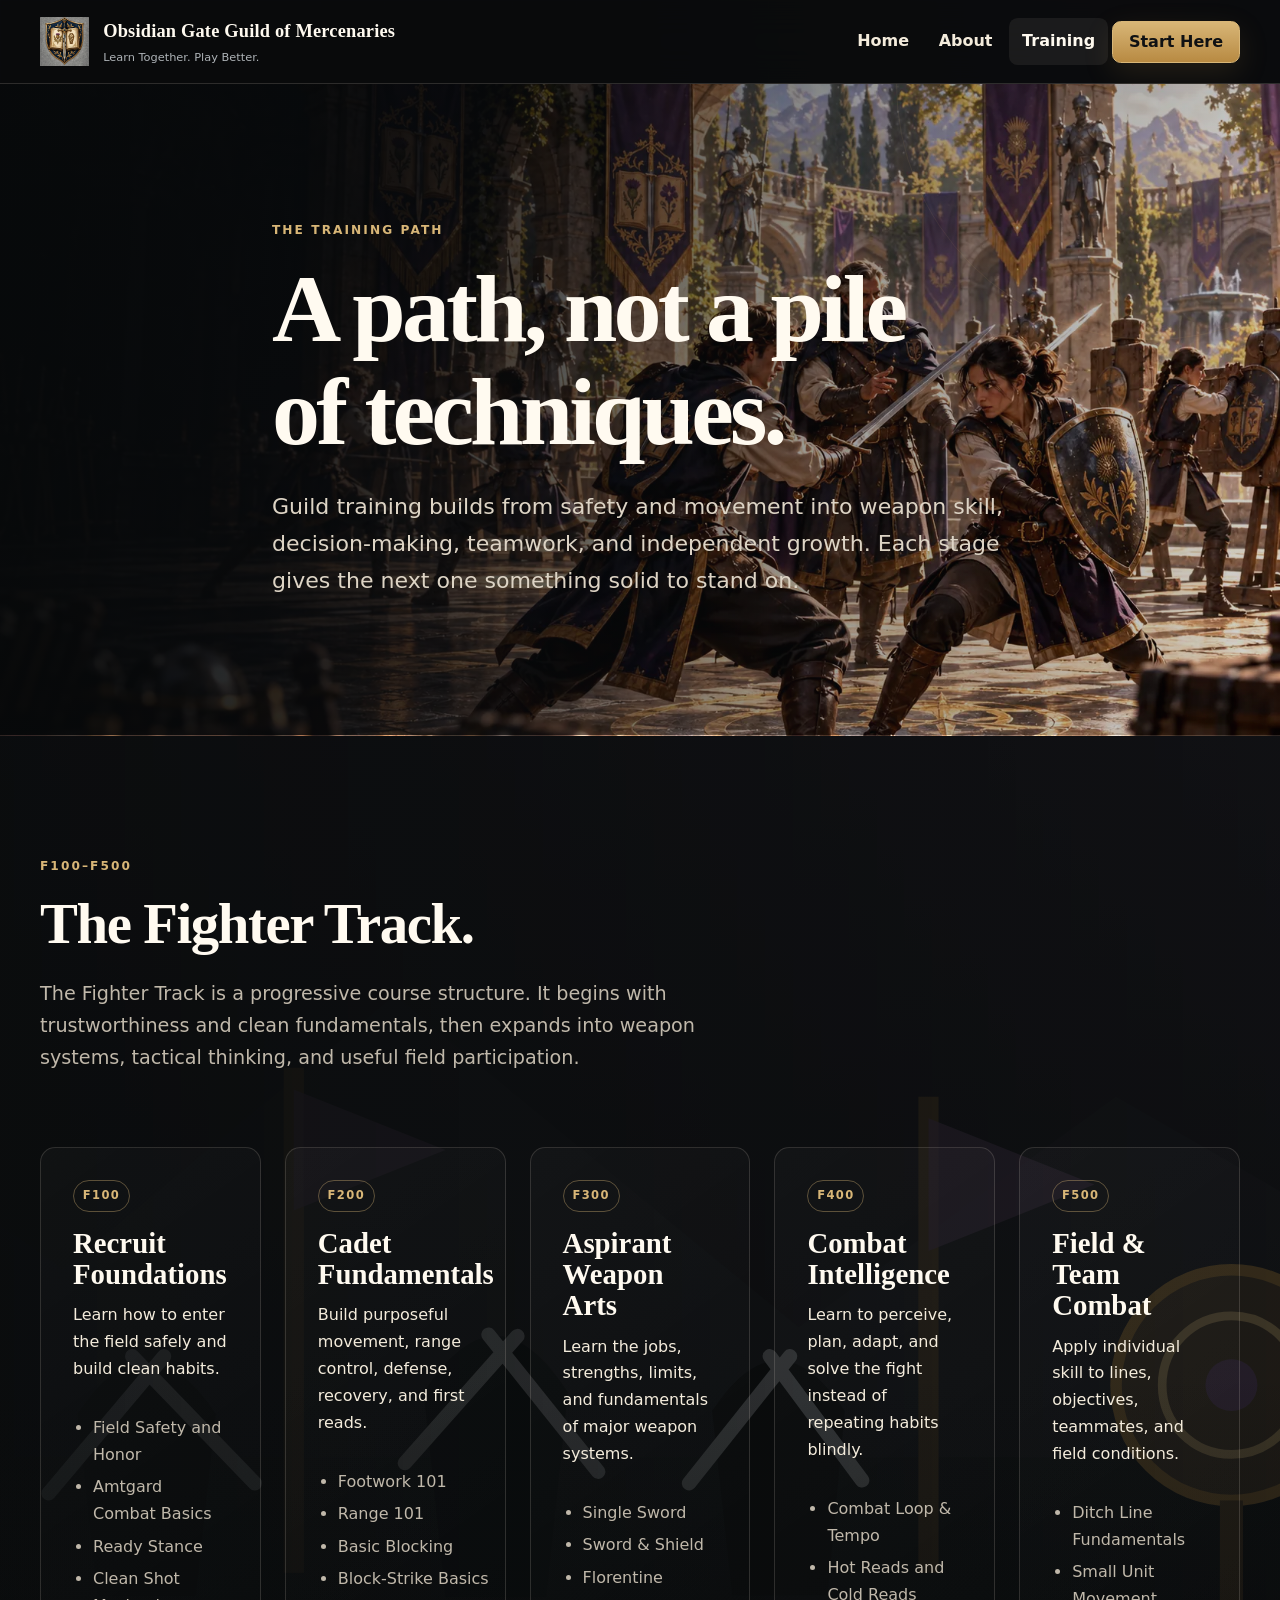
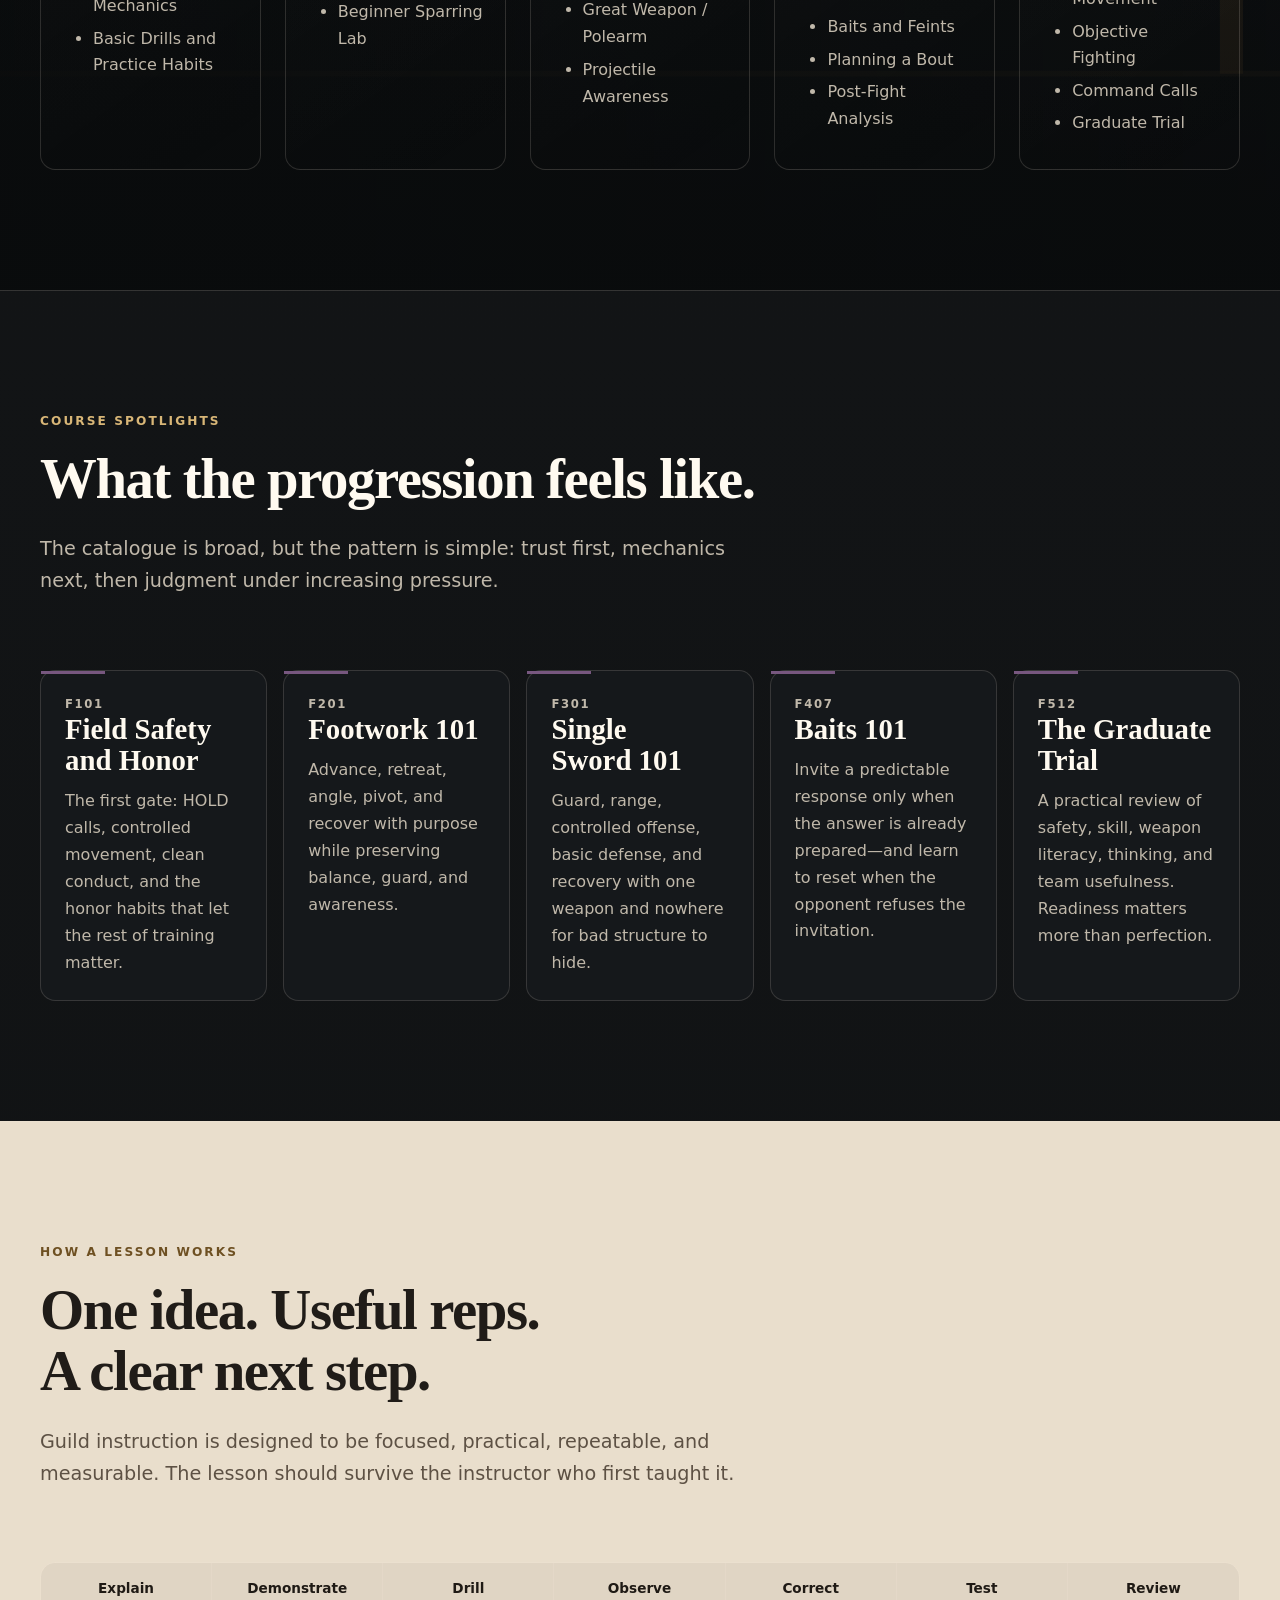
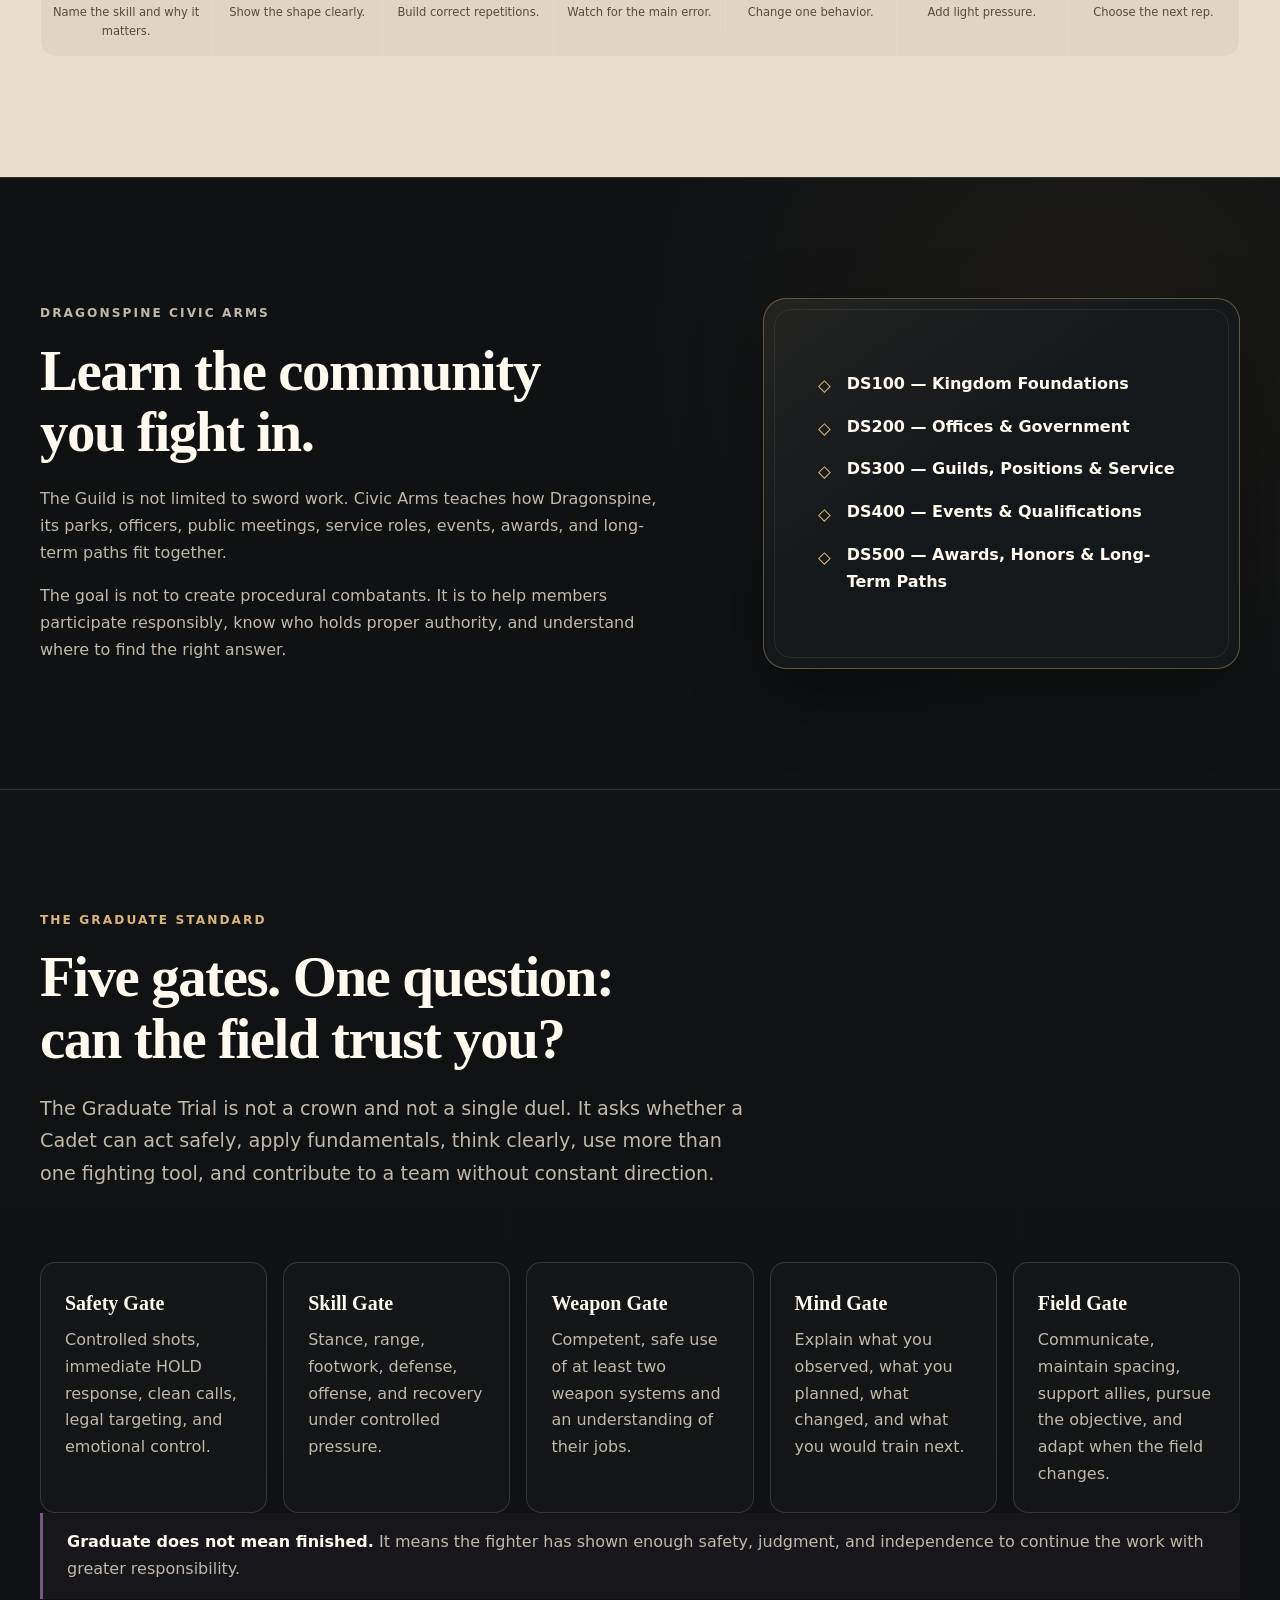
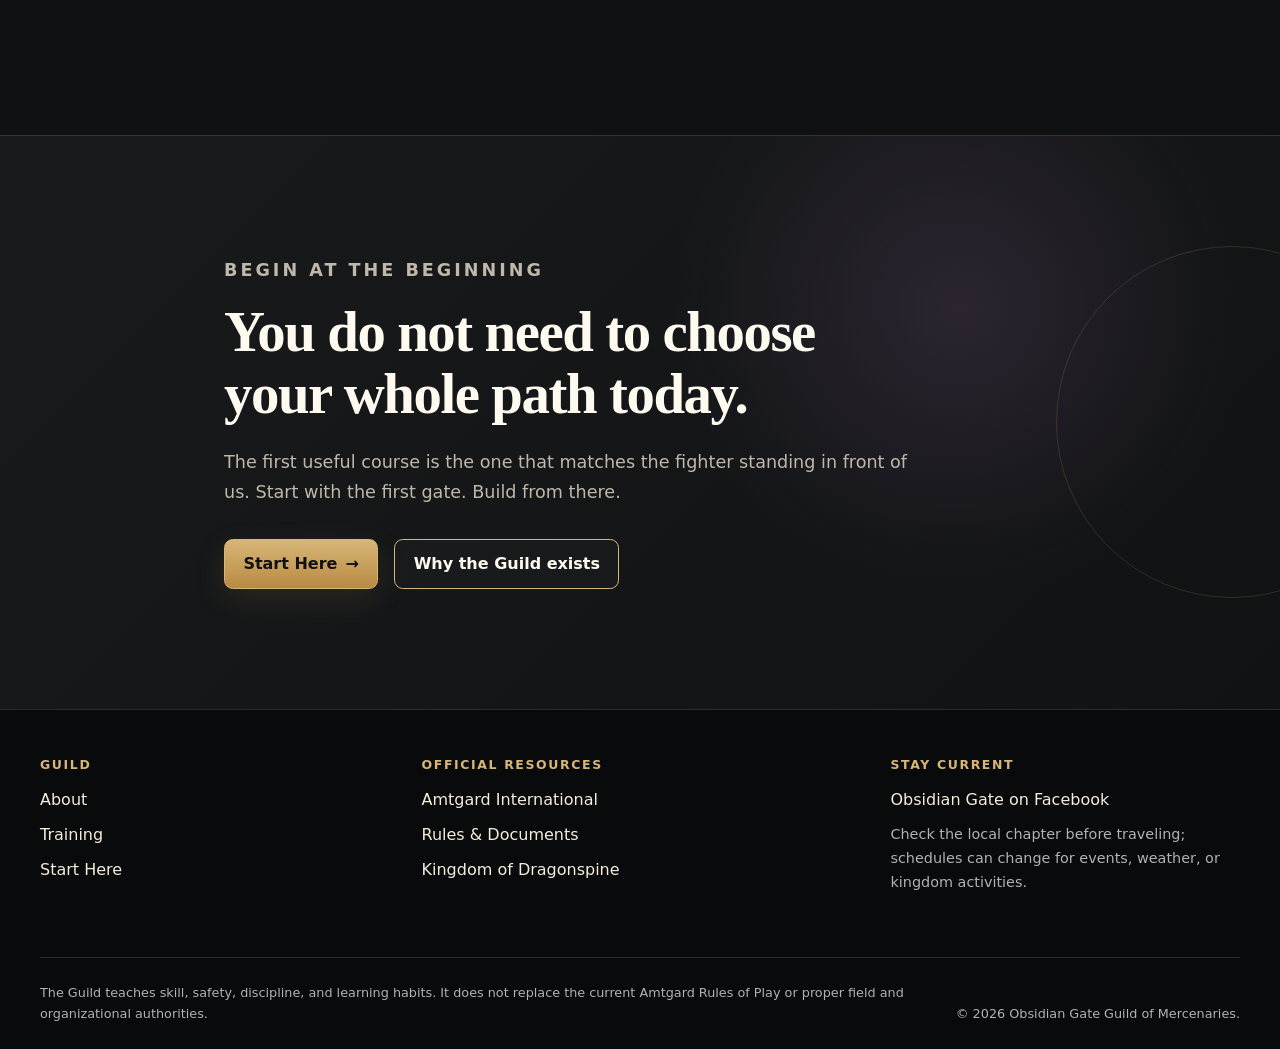
<file: training/index.html>
<!doctype html>
<html lang="en">
<head>
  <meta charset="utf-8">
  <meta name="viewport" content="width=device-width, initial-scale=1">
  <meta name="description" content="Explore the Obsidian Gate Guild of Mercenaries training path from Recruit Foundations through weapon arts, combat intelligence, and field-ready team combat.">
  <meta property="og:type" content="website">
  <meta property="og:site_name" content="Obsidian Gate Guild of Mercenaries">
  <meta property="og:title" content="Training Path | Obsidian Gate Guild of Mercenaries">
  <meta property="og:description" content="A structured path from safety and fundamentals to weapon literacy, tactical decision-making, teamwork, and graduate readiness.">
  <meta property="og:url" content="https://blimblam666.github.io/AMARecruitmentSite/training/">
  <meta name="theme-color" content="#0f1113">
  <link rel="canonical" href="https://blimblam666.github.io/AMARecruitmentSite/training/">
  <title>Training Path | Obsidian Gate Guild of Mercenaries</title>
  <link rel="icon" href="../favicon.svg" type="image/svg+xml">
  <link rel="stylesheet" href="../assets/css/site.css">
  <script defer src="../js/site.js"></script>
</head>
<body>
  <a class="skip-link" href="#main-content">Skip to main content</a>

  <header class="site-header" data-site-header>
    <div class="container header-inner">
      <a class="brand" href="../" aria-label="Obsidian Gate Guild of Mercenaries home">
        <span class="brand-mark" aria-hidden="true">AMA</span>
        <span class="brand-copy">
          <strong>Obsidian Gate Guild of Mercenaries</strong>
          <span>Learn Together. Play Better.</span>
        </span>
      </a>

      <button class="nav-toggle" type="button" aria-expanded="false" aria-controls="primary-nav">
        <span class="sr-only">Toggle navigation</span>
        <span aria-hidden="true"></span><span aria-hidden="true"></span><span aria-hidden="true"></span>
      </button>

      <nav class="primary-nav" id="primary-nav" aria-label="Primary">
        <a href="../">Home</a>
        <a href="../about/">About</a>
        <a href="./" aria-current="page">Training</a>
        <a class="button button-small" href="../start/">Start Here</a>
      </nav>
    </div>
  </header>

  <main id="main-content">
    <section class="page-hero page-hero-training">
      <div class="container narrow">
        <p class="eyebrow">THE TRAINING PATH</p>
        <h1>A path, not a pile of techniques.</h1>
        <p class="lede">Guild training builds from safety and movement into weapon skill, decision-making, teamwork, and independent growth. Each stage gives the next one something solid to stand on.</p>
      </div>
    </section>

    <section class="section section-dark training-art-band">
      <div class="container">
        <div class="section-heading">
          <p class="eyebrow">F100–F500</p>
          <h2>The Fighter Track.</h2>
          <p>The Fighter Track is a progressive course structure. It begins with trustworthiness and clean fundamentals, then expands into weapon systems, tactical thinking, and useful field participation.</p>
        </div>

        <div class="tier-grid">
          <article class="tier-card">
            <span class="tier-code">F100</span>
            <div>
              <h3>Recruit Foundations</h3>
              <p>Learn how to enter the field safely and build clean habits.</p>
            </div>
            <ul>
              <li>Field Safety and Honor</li>
              <li>Amtgard Combat Basics</li>
              <li>Ready Stance</li>
              <li>Clean Shot Mechanics</li>
              <li>Basic Drills and Practice Habits</li>
            </ul>
          </article>

          <article class="tier-card">
            <span class="tier-code">F200</span>
            <div>
              <h3>Cadet Fundamentals</h3>
              <p>Build purposeful movement, range control, defense, recovery, and first reads.</p>
            </div>
            <ul>
              <li>Footwork 101</li>
              <li>Range 101</li>
              <li>Basic Blocking</li>
              <li>Block-Strike Basics</li>
              <li>Beginner Sparring Lab</li>
            </ul>
          </article>

          <article class="tier-card">
            <span class="tier-code">F300</span>
            <div>
              <h3>Aspirant Weapon Arts</h3>
              <p>Learn the jobs, strengths, limits, and fundamentals of major weapon systems.</p>
            </div>
            <ul>
              <li>Single Sword</li>
              <li>Sword &amp; Shield</li>
              <li>Florentine</li>
              <li>Great Weapon / Polearm</li>
              <li>Projectile Awareness</li>
            </ul>
          </article>

          <article class="tier-card">
            <span class="tier-code">F400</span>
            <div>
              <h3>Combat Intelligence</h3>
              <p>Learn to perceive, plan, adapt, and solve the fight instead of repeating habits blindly.</p>
            </div>
            <ul>
              <li>Combat Loop &amp; Tempo</li>
              <li>Hot Reads and Cold Reads</li>
              <li>Baits and Feints</li>
              <li>Planning a Bout</li>
              <li>Post-Fight Analysis</li>
            </ul>
          </article>

          <article class="tier-card">
            <span class="tier-code">F500</span>
            <div>
              <h3>Field &amp; Team Combat</h3>
              <p>Apply individual skill to lines, objectives, teammates, and field conditions.</p>
            </div>
            <ul>
              <li>Ditch Line Fundamentals</li>
              <li>Small Unit Movement</li>
              <li>Objective Fighting</li>
              <li>Command Calls</li>
              <li>Graduate Trial</li>
            </ul>
          </article>
        </div>
      </div>
    </section>

    <section class="section section-soft">
      <div class="container">
        <div class="section-heading">
          <p class="eyebrow">COURSE SPOTLIGHTS</p>
          <h2>What the progression feels like.</h2>
          <p>The catalogue is broad, but the pattern is simple: trust first, mechanics next, then judgment under increasing pressure.</p>
        </div>

        <div class="spotlight-grid">
          <article class="course-card">
            <p class="course-code">F101</p>
            <h3>Field Safety and Honor</h3>
            <p>The first gate: HOLD calls, controlled movement, clean conduct, and the honor habits that let the rest of training matter.</p>
          </article>

          <article class="course-card">
            <p class="course-code">F201</p>
            <h3>Footwork 101</h3>
            <p>Advance, retreat, angle, pivot, and recover with purpose while preserving balance, guard, and awareness.</p>
          </article>

          <article class="course-card">
            <p class="course-code">F301</p>
            <h3>Single Sword 101</h3>
            <p>Guard, range, controlled offense, basic defense, and recovery with one weapon and nowhere for bad structure to hide.</p>
          </article>

          <article class="course-card">
            <p class="course-code">F407</p>
            <h3>Baits 101</h3>
            <p>Invite a predictable response only when the answer is already prepared—and learn to reset when the opponent refuses the invitation.</p>
          </article>

          <article class="course-card">
            <p class="course-code">F512</p>
            <h3>The Graduate Trial</h3>
            <p>A practical review of safety, skill, weapon literacy, thinking, and team usefulness. Readiness matters more than perfection.</p>
          </article>
        </div>
      </div>
    </section>

    <section class="section section-parchment">
      <div class="container">
        <div class="section-heading">
          <p class="eyebrow">HOW A LESSON WORKS</p>
          <h2>One idea. Useful reps. A clear next step.</h2>
          <p>Guild instruction is designed to be focused, practical, repeatable, and measurable. The lesson should survive the instructor who first taught it.</p>
        </div>

        <div class="method-strip" aria-label="Guild lesson sequence">
          <span>Explain<small>Name the skill and why it matters.</small></span>
          <span>Demonstrate<small>Show the shape clearly.</small></span>
          <span>Drill<small>Build correct repetitions.</small></span>
          <span>Observe<small>Watch for the main error.</small></span>
          <span>Correct<small>Change one behavior.</small></span>
          <span>Test<small>Add light pressure.</small></span>
          <span>Review<small>Choose the next rep.</small></span>
        </div>
      </div>
    </section>

    <section class="section section-dark">
      <div class="container split">
        <div class="text-block">
          <p class="eyebrow">DRAGONSPINE CIVIC ARMS</p>
          <h2>Learn the community you fight in.</h2>
          <p>The Guild is not limited to sword work. Civic Arms teaches how Dragonspine, its parks, officers, public meetings, service roles, events, awards, and long-term paths fit together.</p>
          <p>The goal is not to create procedural combatants. It is to help members participate responsibly, know who holds proper authority, and understand where to find the right answer.</p>
        </div>

        <div class="forge-panel">
          <ul class="bring-list">
            <li><strong>DS100 — Kingdom Foundations</strong></li>
            <li><strong>DS200 — Offices &amp; Government</strong></li>
            <li><strong>DS300 — Guilds, Positions &amp; Service</strong></li>
            <li><strong>DS400 — Events &amp; Qualifications</strong></li>
            <li><strong>DS500 — Awards, Honors &amp; Long-Term Paths</strong></li>
          </ul>
        </div>
      </div>
    </section>

    <section class="section section-soft">
      <div class="container">
        <div class="section-heading">
          <p class="eyebrow">THE GRADUATE STANDARD</p>
          <h2>Five gates. One question: can the field trust you?</h2>
          <p>The Graduate Trial is not a crown and not a single duel. It asks whether a Cadet can act safely, apply fundamentals, think clearly, use more than one fighting tool, and contribute to a team without constant direction.</p>
        </div>

        <div class="gate-grid">
          <article class="gate">
            <strong>Safety Gate</strong>
            <p>Controlled shots, immediate HOLD response, clean calls, legal targeting, and emotional control.</p>
          </article>
          <article class="gate">
            <strong>Skill Gate</strong>
            <p>Stance, range, footwork, defense, offense, and recovery under controlled pressure.</p>
          </article>
          <article class="gate">
            <strong>Weapon Gate</strong>
            <p>Competent, safe use of at least two weapon systems and an understanding of their jobs.</p>
          </article>
          <article class="gate">
            <strong>Mind Gate</strong>
            <p>Explain what you observed, what you planned, what changed, and what you would train next.</p>
          </article>
          <article class="gate">
            <strong>Field Gate</strong>
            <p>Communicate, maintain spacing, support allies, pursue the objective, and adapt when the field changes.</p>
          </article>
        </div>

        <p class="notice"><strong>Graduate does not mean finished.</strong> It means the fighter has shown enough safety, judgment, and independence to continue the work with greater responsibility.</p>
      </div>
    </section>

    <section class="section cta-band">
      <div class="container cta-inner">
        <p class="eyebrow">BEGIN AT THE BEGINNING</p>
        <h2>You do not need to choose your whole path today.</h2>
        <p>The first useful course is the one that matches the fighter standing in front of us. Start with the first gate. Build from there.</p>
        <div class="button-row">
          <a class="button" href="../start/">Start Here <span aria-hidden="true">→</span></a>
          <a class="button button-secondary" href="../about/">Why the Guild exists</a>
        </div>
      </div>
    </section>
  </main>

  <footer class="site-footer">
    <div class="container footer-grid">
      <section>
        <h2>Guild</h2>
        <a href="../about/">About</a>
        <a href="./">Training</a>
        <a href="../start/">Start Here</a>
      </section>
      <section>
        <h2>Official Resources</h2>
        <a href="https://www.amtgard.com/" target="_blank" rel="noopener noreferrer">Amtgard International</a>
        <a href="https://www.amtgard.com/documents" target="_blank" rel="noopener noreferrer">Rules &amp; Documents</a>
        <a href="https://www.dragonspine.net/" target="_blank" rel="noopener noreferrer">Kingdom of Dragonspine</a>
      </section>
      <section>
        <h2>Stay Current</h2>
        <a href="https://www.facebook.com/groups/ObsidianGate" target="_blank" rel="noopener noreferrer">Obsidian Gate on Facebook</a>
        <p>Check the local chapter before traveling; schedules can change for events, weather, or kingdom activities.</p>
      </section>
    </div>
    <div class="container footer-bottom">
      <p>The Guild teaches skill, safety, discipline, and learning habits. It does not replace the current Amtgard Rules of Play or proper field and organizational authorities.</p>
      <p>&copy; <span data-current-year>2026</span> Obsidian Gate Guild of Mercenaries.</p>
    </div>
  </footer>
</body>
</html>
</file>
